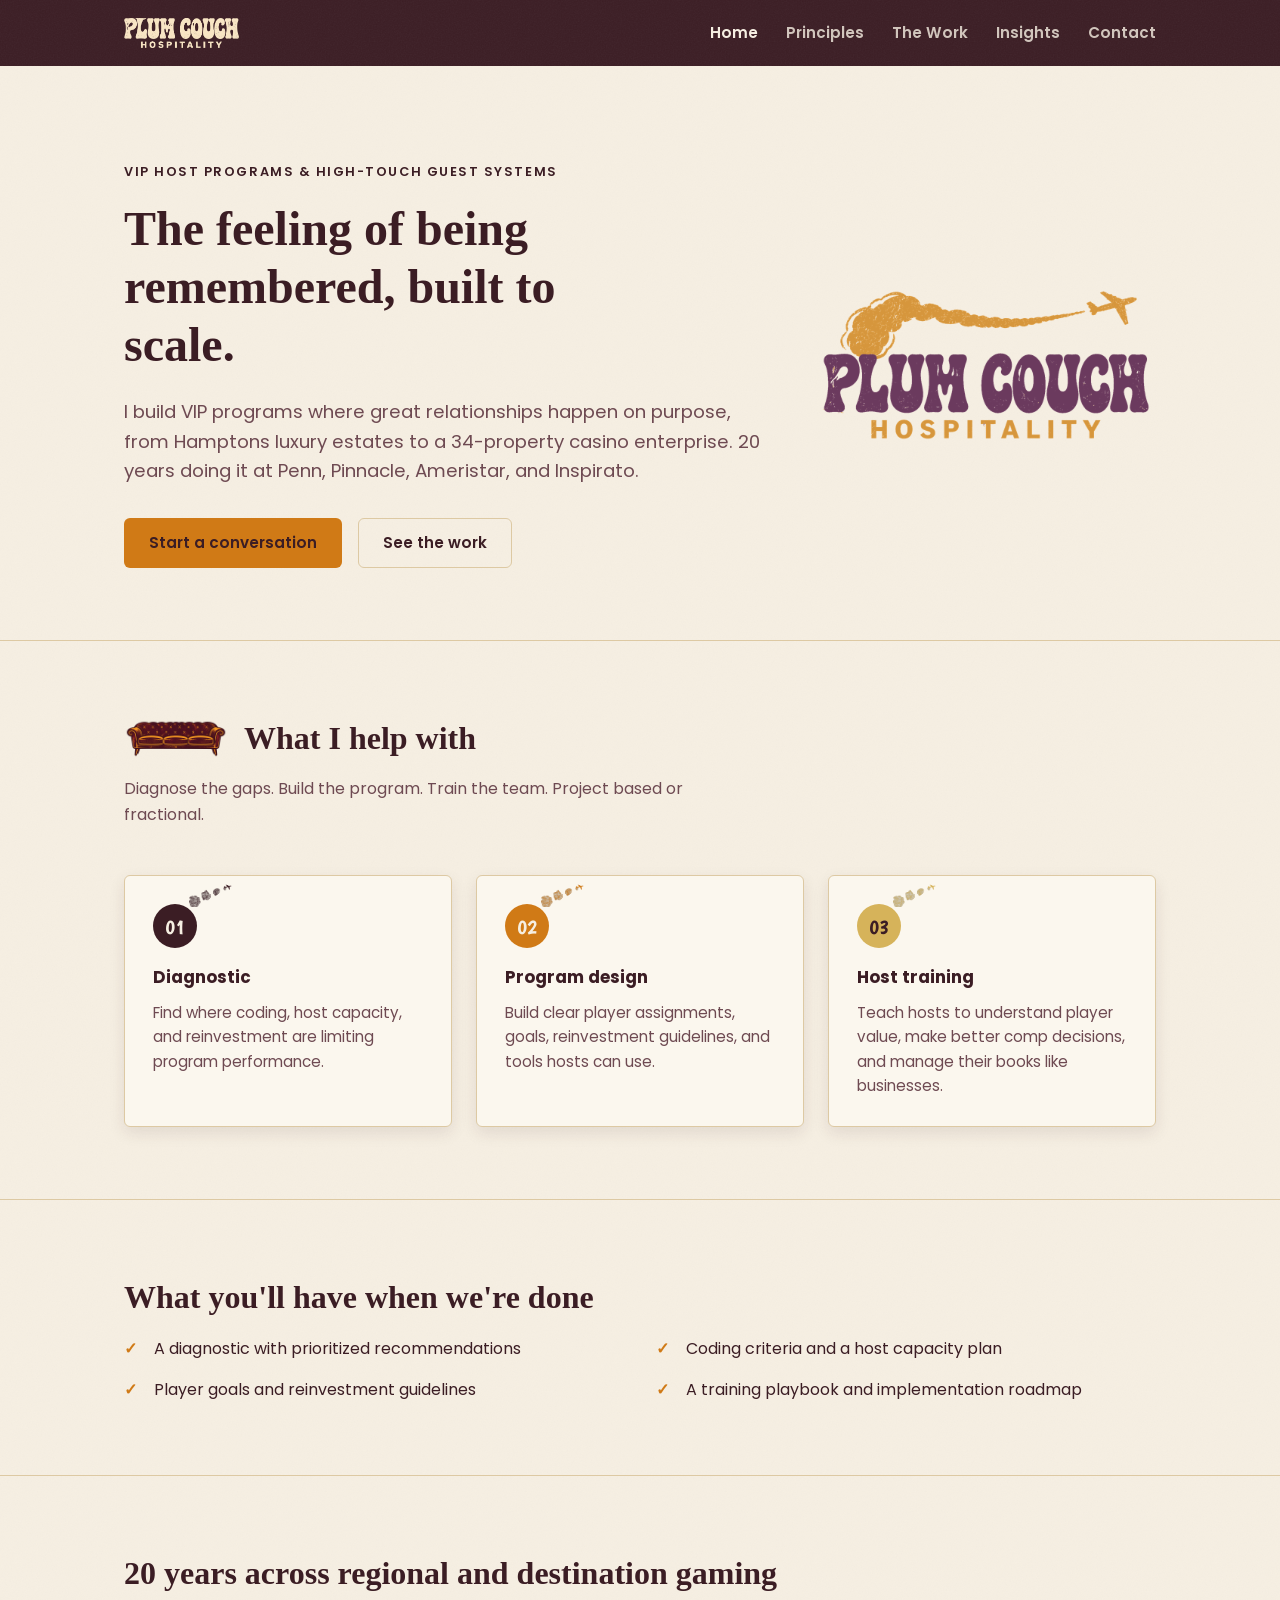
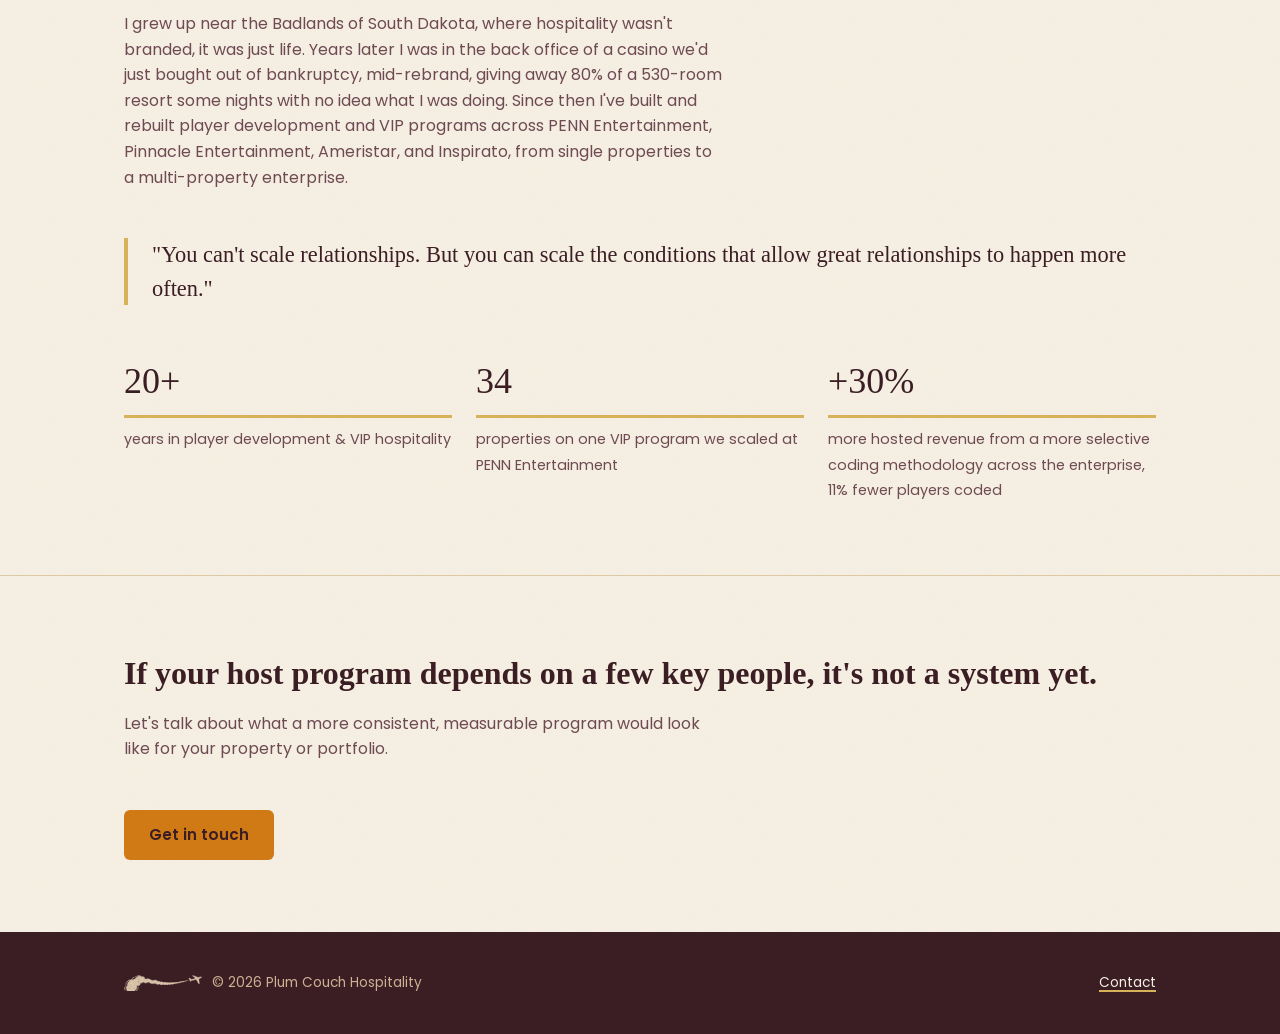
<file: index.html>
<!DOCTYPE html>
<html lang="en">
<head>
<meta charset="UTF-8">
<meta name="viewport" content="width=device-width, initial-scale=1.0">
<title>Plum Couch Hospitality · Player Development & VIP Host Program Consulting</title>
<meta name="description" content="Plum Couch Hospitality designs performance systems for casino player development and VIP host programs. Built by Travis Grode, 20 years across regional and destination gaming.">
<meta property="og:type" content="website">
<meta property="og:title" content="Plum Couch Hospitality · Player Development & VIP Host Program Consulting">
<meta property="og:description" content="Plum Couch Hospitality designs performance systems for casino player development and VIP host programs. Built by Travis Grode, 20 years across regional and destination gaming.">
<meta property="og:image" content="https://plumcouch.com/assets/img/og-image.png">
<meta property="og:url" content="https://plumcouch.com/">
<meta name="twitter:card" content="summary_large_image">
<meta name="twitter:title" content="Plum Couch Hospitality · Player Development & VIP Host Program Consulting">
<meta name="twitter:description" content="Plum Couch Hospitality designs performance systems for casino player development and VIP host programs. Built by Travis Grode, 20 years across regional and destination gaming.">
<meta name="twitter:image" content="https://plumcouch.com/assets/img/og-image.png">
<link rel="preconnect" href="https://fonts.googleapis.com">
<link rel="preconnect" href="https://fonts.gstatic.com" crossorigin>
<link href="https://fonts.googleapis.com/css2?family=Boogaloo&amp;family=Poppins:wght@400;500;600;700&amp;display=swap" rel="stylesheet">
<link rel="icon" type="image/png" sizes="32x32" href="/assets/img/favicon-32.png">
<link rel="icon" type="image/png" sizes="16x16" href="/assets/img/favicon-16.png">
<link rel="apple-touch-icon" href="/assets/img/apple-touch-icon.png">
<link rel="stylesheet" href="/css/styles.css">
</head>
<body>

<header class="site-header">
  <div class="wrap">
    <a class="brand" href="/"><img class="brand-mark" src="/assets/img/wordmark-text-cream.png" alt="Plum Couch Hospitality"></a>
    <button class="nav-toggle" aria-expanded="false" aria-label="Toggle navigation">☰</button>
    <nav class="primary-nav">
      <ul>
        <li><a href="/" aria-current="page">Home</a></li>
        <li><a href="/principles/">Principles</a></li>
        <li><a href="/work/">The Work</a></li>
        <li><a href="/blog/">Insights</a></li>
        <li><a href="/contact/">Contact</a></li>
      </ul>
    </nav>
  </div>
</header>

<main>

  <section class="hero">
    <div class="wrap hero-grid">
      <div class="hero-content">
        <div class="eyebrow">VIP Host Programs &amp; High-Touch Guest Systems</div>
        <h1>The feeling of being remembered, built to scale.</h1>
        <p class="lede">
          I build VIP programs where great relationships happen on purpose, from Hamptons
          luxury estates to a 34-property casino enterprise. 20 years doing it at Penn,
          Pinnacle, Ameristar, and Inspirato.
        </p>
        <div class="button-row">
          <a class="btn btn-primary" href="/contact/">Start a conversation</a>
          <a class="btn btn-secondary" href="/work/">See the work</a>
        </div>
      </div>
      <div class="hero-visual">
        <img src="/assets/img/wordmark-gold-accent.png" alt="Plum Couch Hospitality">
      </div>
    </div>
  </section>

  <section id="services">
    <div class="wrap">
      <div class="section-heading-row">
        <div class="section-title-icon">
          <img class="section-emblem" src="/assets/img/couch-emblem.png" alt="">
          <h2 class="section-heading">What I help with</h2>
        </div>
        <p class="section-sub">
          Diagnose the gaps. Build the program. Train the team. Project based or fractional.
        </p>
      </div>
      <div class="grid-3">
        <div class="card">
          <span class="card-badge">01
            <img class="wisp" src="/assets/img/wisp-plum-plane.png" alt="">
          </span>
          <h3>Diagnostic</h3>
          <p>Find where coding, host capacity, and reinvestment are limiting program
          performance.</p>
        </div>
        <div class="card">
          <span class="card-badge">02
            <img class="wisp" src="/assets/img/wisp-orange-plane.png" alt="">
          </span>
          <h3>Program design</h3>
          <p>Build clear player assignments, goals, reinvestment guidelines, and tools
          hosts can use.</p>
        </div>
        <div class="card">
          <span class="card-badge">03
            <img class="wisp" src="/assets/img/wisp-gold-plane.png" alt="">
          </span>
          <h3>Host training</h3>
          <p>Teach hosts to understand player value, make better comp decisions, and
          manage their books like businesses.</p>
        </div>
      </div>
    </div>
  </section>

  <section id="deliverables">
    <div class="wrap">
      <h2 class="section-heading">What you'll have when we're done</h2>
      <ul class="deliverables-list">
        <li>A diagnostic with prioritized recommendations</li>
        <li>Coding criteria and a host capacity plan</li>
        <li>Player goals and reinvestment guidelines</li>
        <li>A training playbook and implementation roadmap</li>
      </ul>
    </div>
  </section>

  <section id="about">
    <div class="wrap">
      <h2 class="section-heading">20 years across regional and destination gaming</h2>
      <p class="section-sub">
        I grew up near the Badlands of South Dakota, where hospitality wasn't branded,
        it was just life. Years later I was in the back office of a casino we'd just
        bought out of bankruptcy, mid-rebrand, giving away 80% of a 530-room resort some
        nights with no idea what I was doing. Since then I've built and rebuilt player
        development and VIP programs across PENN Entertainment, Pinnacle Entertainment,
        Ameristar, and Inspirato, from single properties to a multi-property enterprise.
      </p>
      <blockquote class="pull">
        "You can't scale relationships. But you can scale the conditions that
        allow great relationships to happen more often."
      </blockquote>
      <div class="stat-row">
        <div class="stat">
          <span class="num">20+</span>
          <span class="label">years in player development &amp; VIP hospitality</span>
        </div>
        <div class="stat">
          <span class="num">34</span>
          <span class="label">properties on one VIP program we scaled at PENN Entertainment</span>
        </div>
        <div class="stat">
          <span class="num">+30%</span>
          <span class="label">more hosted revenue from a more selective coding methodology across the enterprise, 11% fewer players coded</span>
        </div>
      </div>
    </div>
  </section>

  <section id="cta">
    <div class="wrap">
      <h2 class="section-heading">If your host program depends on a few key people, it's not a system yet.</h2>
      <p class="section-sub">
        Let's talk about what a more consistent, measurable program would look like for
        your property or portfolio.
      </p>
      <div class="button-row">
        <a class="btn btn-primary" href="/contact/">Get in touch</a>
      </div>
    </div>
  </section>

</main>

<footer class="site-footer">
  <div class="wrap">
    <div class="footer-copy"><img class="footer-mark" src="/assets/img/plane-smoke-cream.png" alt=""><span>&copy; <span id="year"></span> Plum Couch Hospitality</span></div>
    <div>
      <a href="/contact/">Contact</a>
    </div>
  </div>
</footer>

<script src="/js/main.js"></script>
<script>document.getElementById('year').textContent = new Date().getFullYear();</script>
</body>
</html>
</file>
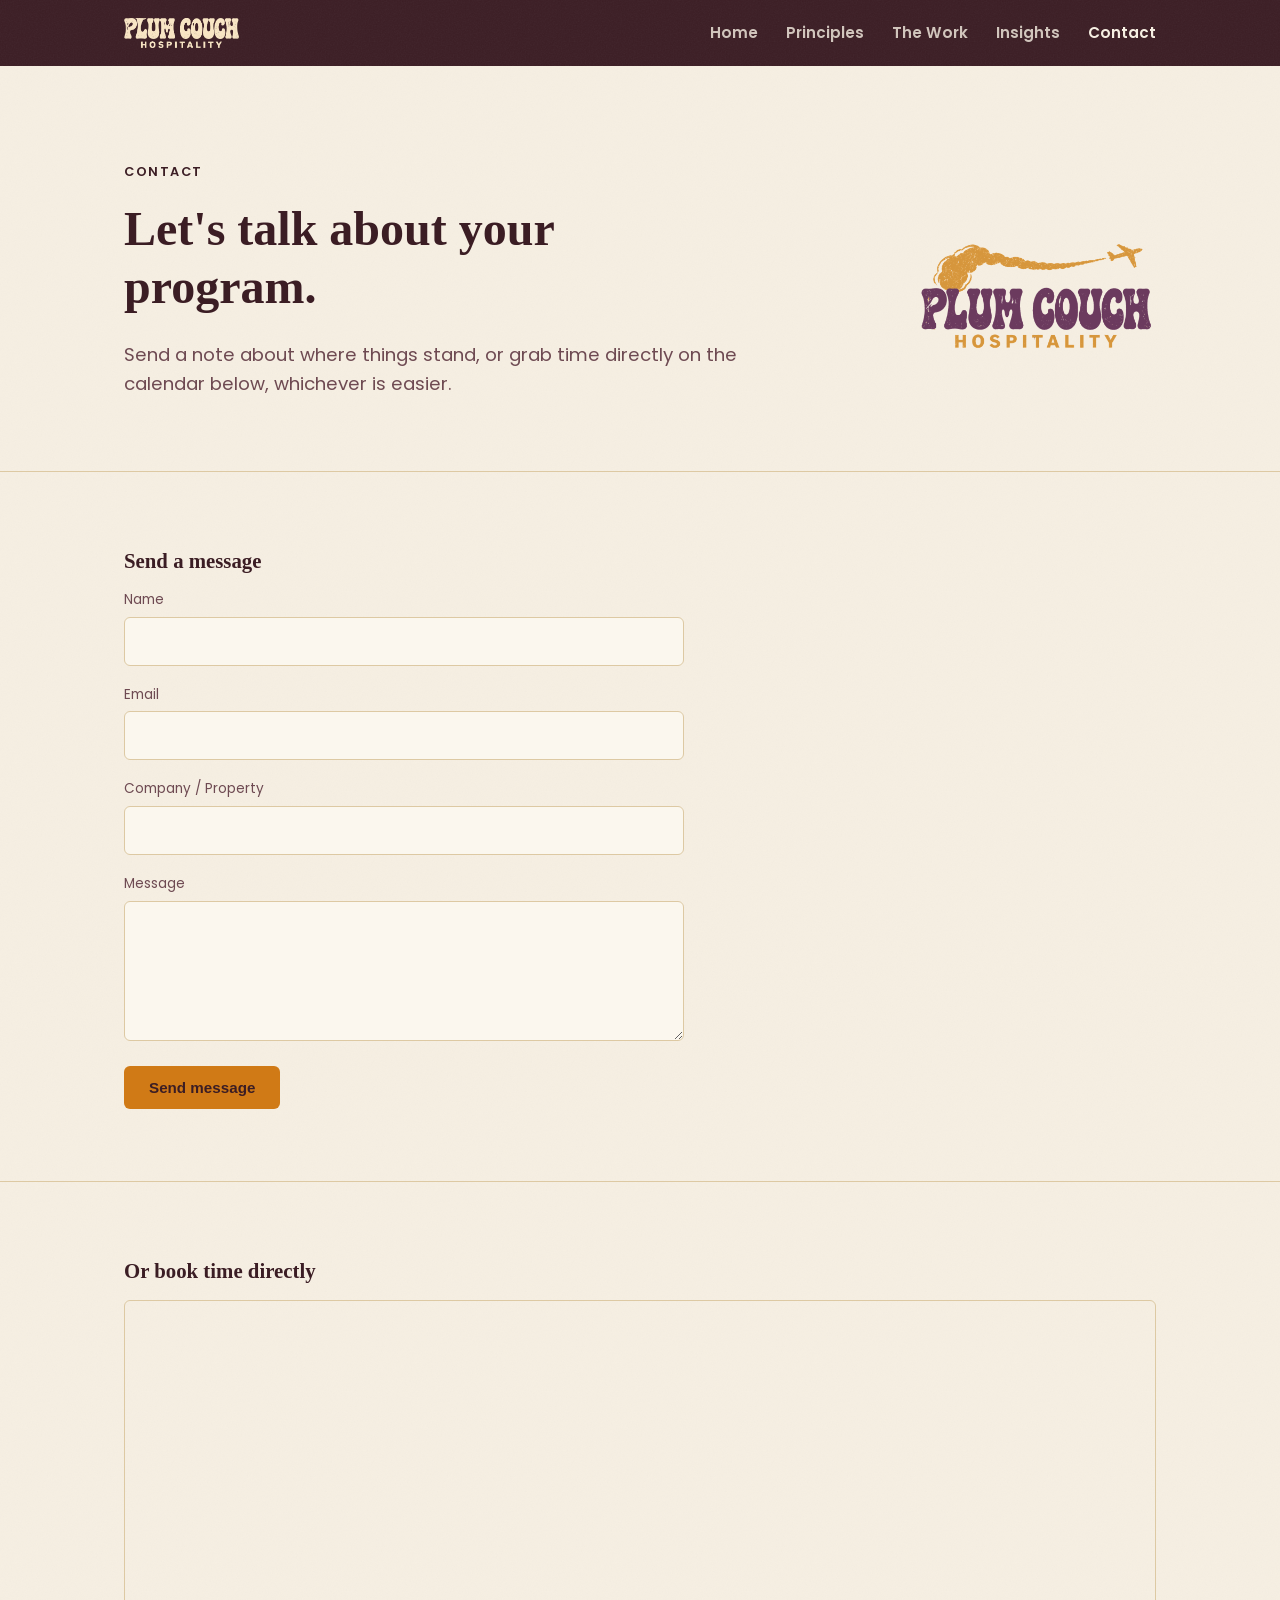
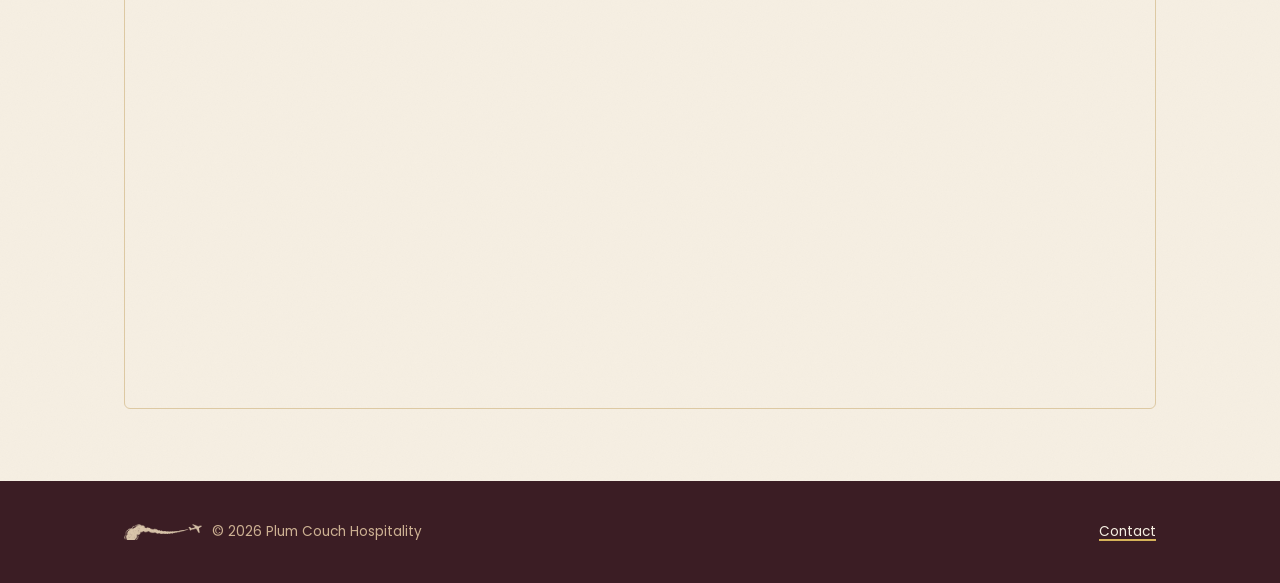
<file: contact/index.html>
<!DOCTYPE html>
<html lang="en">
<head>
<meta charset="UTF-8">
<meta name="viewport" content="width=device-width, initial-scale=1.0">
<title>Contact · Plum Couch Hospitality</title>
<meta name="description" content="Get in touch with Plum Couch Hospitality about player development and VIP host program consulting.">
<meta property="og:type" content="website">
<meta property="og:title" content="Contact · Plum Couch Hospitality">
<meta property="og:description" content="Get in touch with Plum Couch Hospitality about player development and VIP host program consulting.">
<meta property="og:image" content="https://plumcouch.com/assets/img/og-image.png">
<meta property="og:url" content="https://plumcouch.com/contact/">
<meta name="twitter:card" content="summary_large_image">
<meta name="twitter:title" content="Contact · Plum Couch Hospitality">
<meta name="twitter:description" content="Get in touch with Plum Couch Hospitality about player development and VIP host program consulting.">
<meta name="twitter:image" content="https://plumcouch.com/assets/img/og-image.png">
<link rel="preconnect" href="https://fonts.googleapis.com">
<link rel="preconnect" href="https://fonts.gstatic.com" crossorigin>
<link href="https://fonts.googleapis.com/css2?family=Boogaloo&amp;family=Poppins:wght@400;500;600;700&amp;display=swap" rel="stylesheet">
<link rel="icon" type="image/png" sizes="32x32" href="/assets/img/favicon-32.png">
<link rel="icon" type="image/png" sizes="16x16" href="/assets/img/favicon-16.png">
<link rel="apple-touch-icon" href="/assets/img/apple-touch-icon.png">
<link rel="stylesheet" href="/css/styles.css">
</head>
<body>

<header class="site-header">
  <div class="wrap">
    <a class="brand" href="/"><img class="brand-mark" src="/assets/img/wordmark-text-cream.png" alt="Plum Couch Hospitality"></a>
    <button class="nav-toggle" aria-expanded="false" aria-label="Toggle navigation">☰</button>
    <nav class="primary-nav">
      <ul>
        <li><a href="/">Home</a></li>
        <li><a href="/principles/">Principles</a></li>
        <li><a href="/work/">The Work</a></li>
        <li><a href="/blog/">Insights</a></li>
        <li><a href="/contact/" aria-current="page">Contact</a></li>
      </ul>
    </nav>
  </div>
</header>

<main>
  <section class="hero" style="padding-bottom: 40px;">
    <div class="wrap hero-grid">
      <div class="hero-content">
        <div class="eyebrow">Contact</div>
        <h1>Let's talk about your program.</h1>
        <p class="lede">
          Send a note about where things stand, or grab time directly on the calendar
          below, whichever is easier.
        </p>
      </div>
      <div class="hero-visual">
        <img class="is-compact" src="/assets/img/wordmark-gold-accent.png" alt="Plum Couch Hospitality">
      </div>
    </div>
  </section>

  <section>
    <div class="wrap">
      <h2 class="section-heading" style="font-size:1.3rem;">Send a message</h2>
      <form class="contact-form" action="https://formspree.io/f/xppqroqd" method="POST">
        <input type="hidden" name="_subject" value="New message from plumcouchhospitality.com">
        <input type="text" name="_gotcha" style="display:none" tabindex="-1" autocomplete="off">
        <div>
          <label for="name">Name</label>
          <input type="text" id="name" name="name" required>
        </div>
        <div>
          <label for="email">Email</label>
          <input type="email" id="email" name="email" required>
        </div>
        <div>
          <label for="company">Company / Property</label>
          <input type="text" id="company" name="company">
        </div>
        <div>
          <label for="message">Message</label>
          <textarea id="message" name="message" required></textarea>
        </div>
        <div>
          <button class="btn btn-primary" type="submit">Send message</button>
        </div>
      </form>
    </div>
  </section>

  <section>
    <div class="wrap">
      <h2 class="section-heading" style="font-size:1.3rem;">Or book time directly</h2>
      <div class="calendly-embed">
        <iframe
          src="https://calendly.com/travisgrode/30min"
          width="100%"
          height="700"
          frameborder="0"
          title="Schedule time with Plum Couch Hospitality">
        </iframe>
      </div>
    </div>
  </section>
</main>

<footer class="site-footer">
  <div class="wrap">
    <div class="footer-copy"><img class="footer-mark" src="/assets/img/plane-smoke-cream.png" alt=""><span>&copy; <span id="year"></span> Plum Couch Hospitality</span></div>
    <div><a href="/contact/">Contact</a></div>
  </div>
</footer>

<script src="/js/main.js"></script>
<script>document.getElementById('year').textContent = new Date().getFullYear();</script>
</body>
</html>
</file>
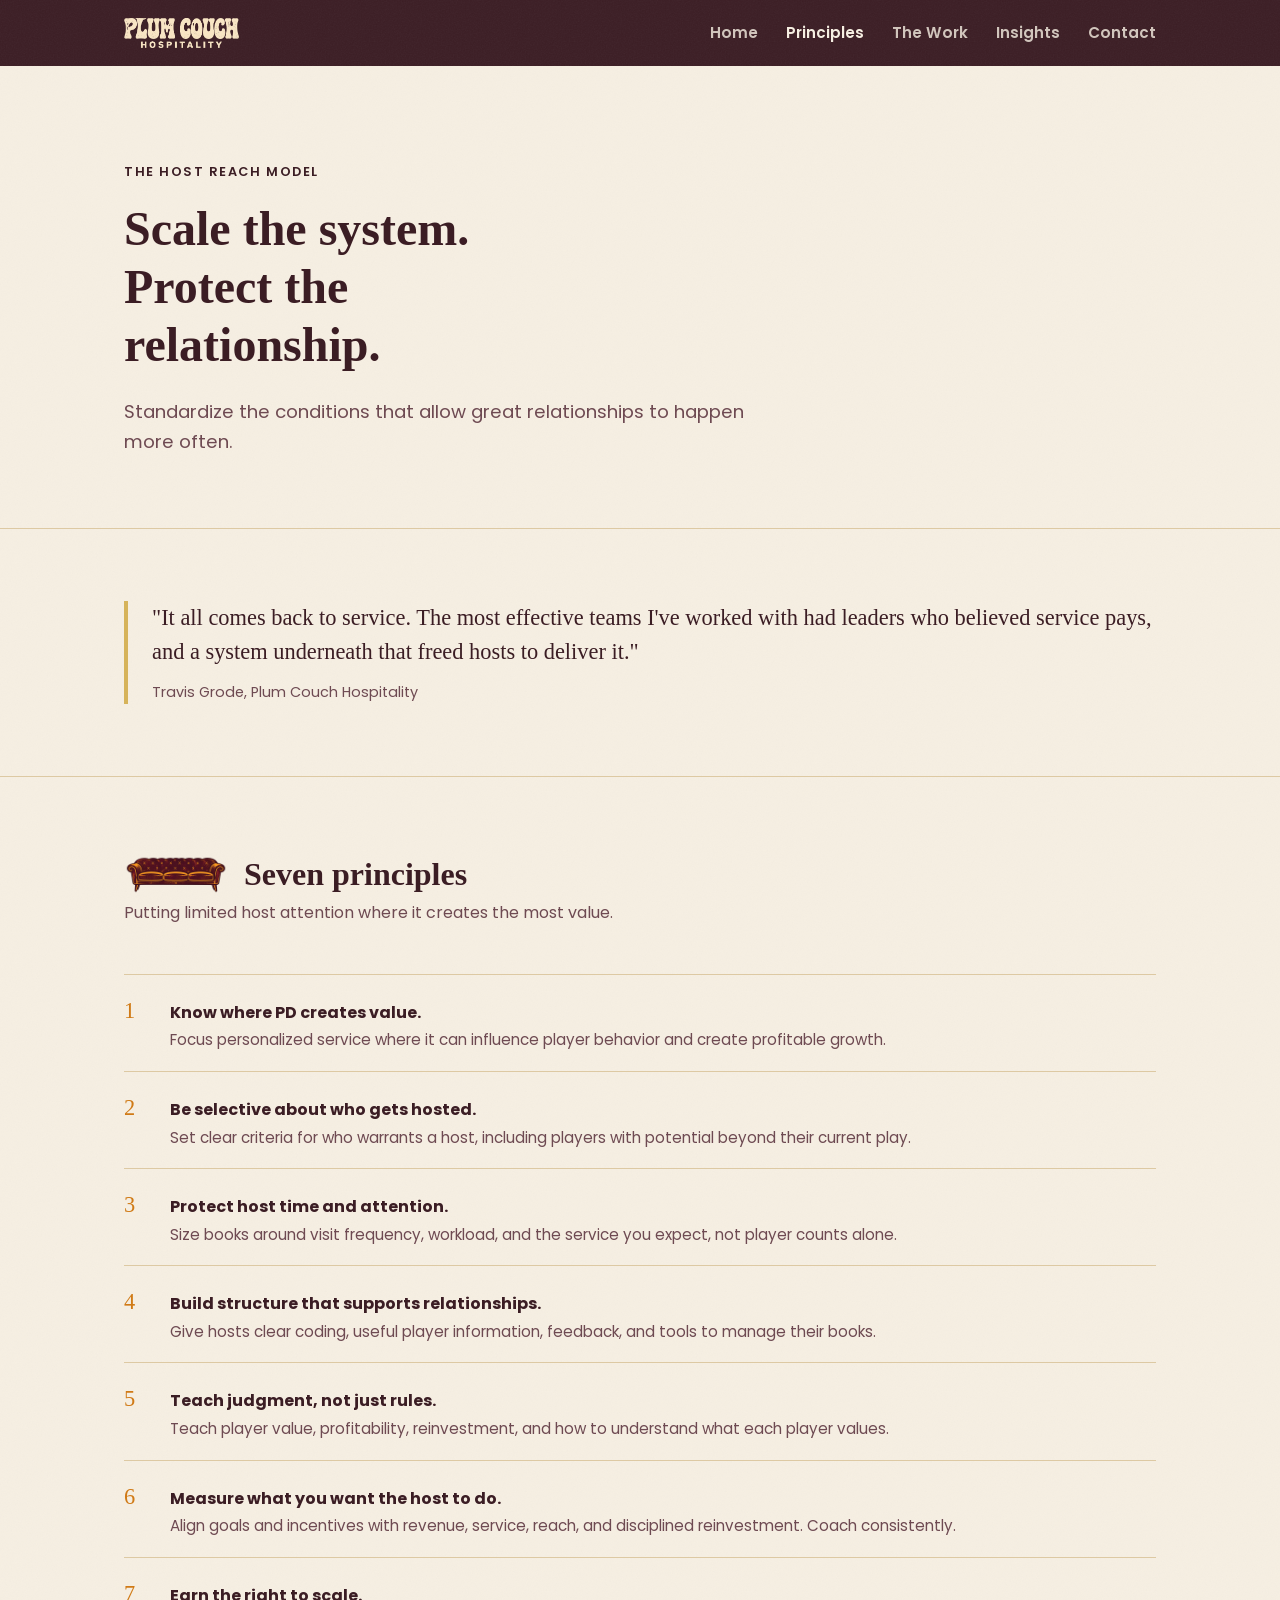
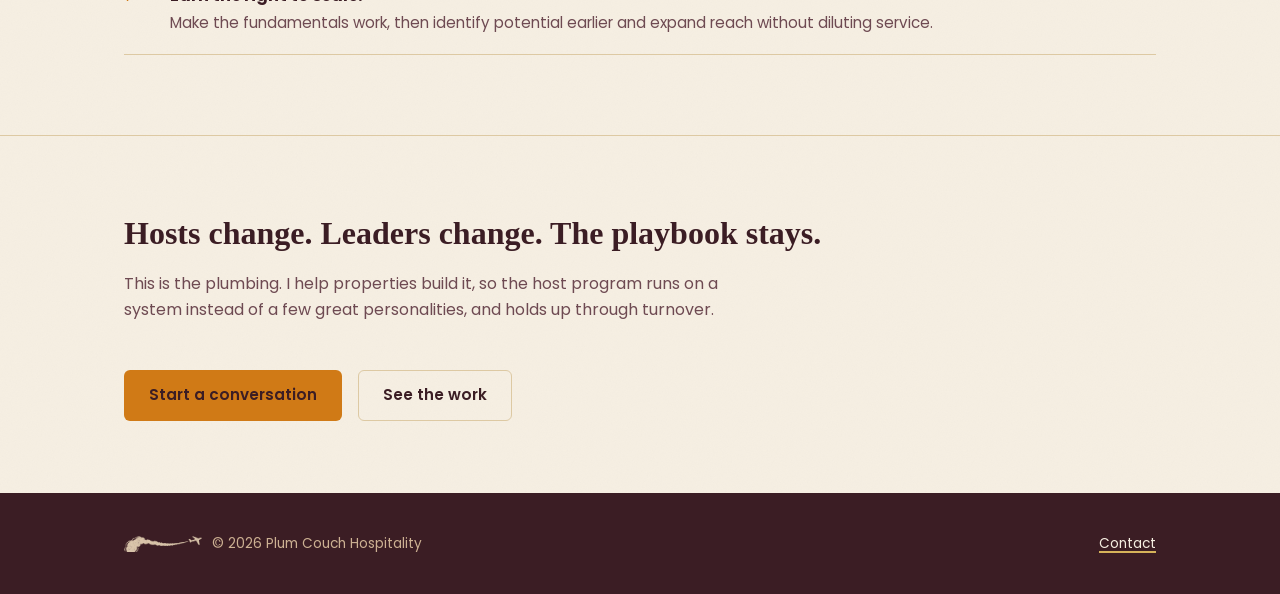
<file: principles/index.html>
<!DOCTYPE html>
<html lang="en">
<head>
<meta charset="UTF-8">
<meta name="viewport" content="width=device-width, initial-scale=1.0">
<title>Principles · Plum Couch Hospitality</title>
<meta name="description" content="The Host Reach Model: seven principles for where player development creates value, and what it takes to scale a VIP host program without losing the relationship.">
<meta property="og:type" content="website">
<meta property="og:title" content="Principles · Plum Couch Hospitality">
<meta property="og:description" content="The Host Reach Model: seven principles for where player development creates value, and what it takes to scale a VIP host program without losing the relationship.">
<meta property="og:image" content="https://plumcouch.com/assets/img/og-image.png">
<meta property="og:url" content="https://plumcouch.com/principles/">
<meta name="twitter:card" content="summary_large_image">
<meta name="twitter:title" content="Principles · Plum Couch Hospitality">
<meta name="twitter:description" content="The Host Reach Model: seven principles for where player development creates value, and what it takes to scale a VIP host program without losing the relationship.">
<meta name="twitter:image" content="https://plumcouch.com/assets/img/og-image.png">
<link rel="preconnect" href="https://fonts.googleapis.com">
<link rel="preconnect" href="https://fonts.gstatic.com" crossorigin>
<link href="https://fonts.googleapis.com/css2?family=Boogaloo&amp;family=Poppins:wght@400;500;600;700&amp;display=swap" rel="stylesheet">
<link rel="icon" type="image/png" sizes="32x32" href="/assets/img/favicon-32.png">
<link rel="icon" type="image/png" sizes="16x16" href="/assets/img/favicon-16.png">
<link rel="apple-touch-icon" href="/assets/img/apple-touch-icon.png">
<link rel="stylesheet" href="/css/styles.css">
</head>
<body>

<header class="site-header">
  <div class="wrap">
    <a class="brand" href="/"><img class="brand-mark" src="/assets/img/wordmark-text-cream.png" alt="Plum Couch Hospitality"></a>
    <button class="nav-toggle" aria-expanded="false" aria-label="Toggle navigation">☰</button>
    <nav class="primary-nav">
      <ul>
        <li><a href="/">Home</a></li>
        <li><a href="/principles/" aria-current="page">Principles</a></li>
        <li><a href="/work/">The Work</a></li>
        <li><a href="/blog/">Insights</a></li>
        <li><a href="/contact/">Contact</a></li>
      </ul>
    </nav>
  </div>
</header>

<main>

  <section class="hero" style="padding-bottom: 40px;">
    <div class="wrap">
      <div class="eyebrow">The Host Reach Model</div>
      <h1>Scale the system. Protect the relationship.</h1>
      <p class="lede">
        Standardize the conditions that allow great relationships to happen more often.
      </p>
    </div>
  </section>

  <section>
    <div class="wrap">
      <blockquote class="pull">
        "It all comes back to service. The most effective teams I've worked with had
        leaders who believed service pays, and a system underneath that freed hosts to
        deliver it."
        <cite>Travis Grode, Plum Couch Hospitality</cite>
      </blockquote>
    </div>
  </section>

  <section>
    <div class="wrap">
      <div class="section-title-icon">
        <img class="section-emblem" src="/assets/img/couch-emblem.png" alt="">
        <h2 class="section-heading">Seven principles</h2>
      </div>
      <p class="section-sub">
        Putting limited host attention where it creates the most value.
      </p>
      <ul class="principle-list">
        <li class="principle-item">
          <div class="principle-text">
            <strong>Know where PD creates value.</strong>
            <span>Focus personalized service where it can influence player behavior and create profitable growth.</span>
          </div>
        </li>
        <li class="principle-item">
          <div class="principle-text">
            <strong>Be selective about who gets hosted.</strong>
            <span>Set clear criteria for who warrants a host, including players with potential beyond their current play.</span>
          </div>
        </li>
        <li class="principle-item">
          <div class="principle-text">
            <strong>Protect host time and attention.</strong>
            <span>Size books around visit frequency, workload, and the service you expect, not player counts alone.</span>
          </div>
        </li>
        <li class="principle-item">
          <div class="principle-text">
            <strong>Build structure that supports relationships.</strong>
            <span>Give hosts clear coding, useful player information, feedback, and tools to manage their books.</span>
          </div>
        </li>
        <li class="principle-item">
          <div class="principle-text">
            <strong>Teach judgment, not just rules.</strong>
            <span>Teach player value, profitability, reinvestment, and how to understand what each player values.</span>
          </div>
        </li>
        <li class="principle-item">
          <div class="principle-text">
            <strong>Measure what you want the host to do.</strong>
            <span>Align goals and incentives with revenue, service, reach, and disciplined reinvestment. Coach consistently.</span>
          </div>
        </li>
        <li class="principle-item">
          <div class="principle-text">
            <strong>Earn the right to scale.</strong>
            <span>Make the fundamentals work, then identify potential earlier and expand reach without diluting service.</span>
          </div>
        </li>
      </ul>
    </div>
  </section>

  <section id="cta">
    <div class="wrap">
      <h2 class="section-heading">Hosts change. Leaders change. The playbook stays.</h2>
      <p class="section-sub">
        This is the plumbing. I help properties build it, so the host program runs on
        a system instead of a few great personalities, and holds up through turnover.
      </p>
      <div class="button-row">
        <a class="btn btn-primary" href="/contact/">Start a conversation</a>
        <a class="btn btn-secondary" href="/work/">See the work</a>
      </div>
    </div>
  </section>

</main>

<footer class="site-footer">
  <div class="wrap">
    <div class="footer-copy"><img class="footer-mark" src="/assets/img/plane-smoke-cream.png" alt=""><span>&copy; <span id="year"></span> Plum Couch Hospitality</span></div>
    <div><a href="/contact/">Contact</a></div>
  </div>
</footer>

<script src="/js/main.js"></script>
<script>document.getElementById('year').textContent = new Date().getFullYear();</script>
</body>
</html>
</file>
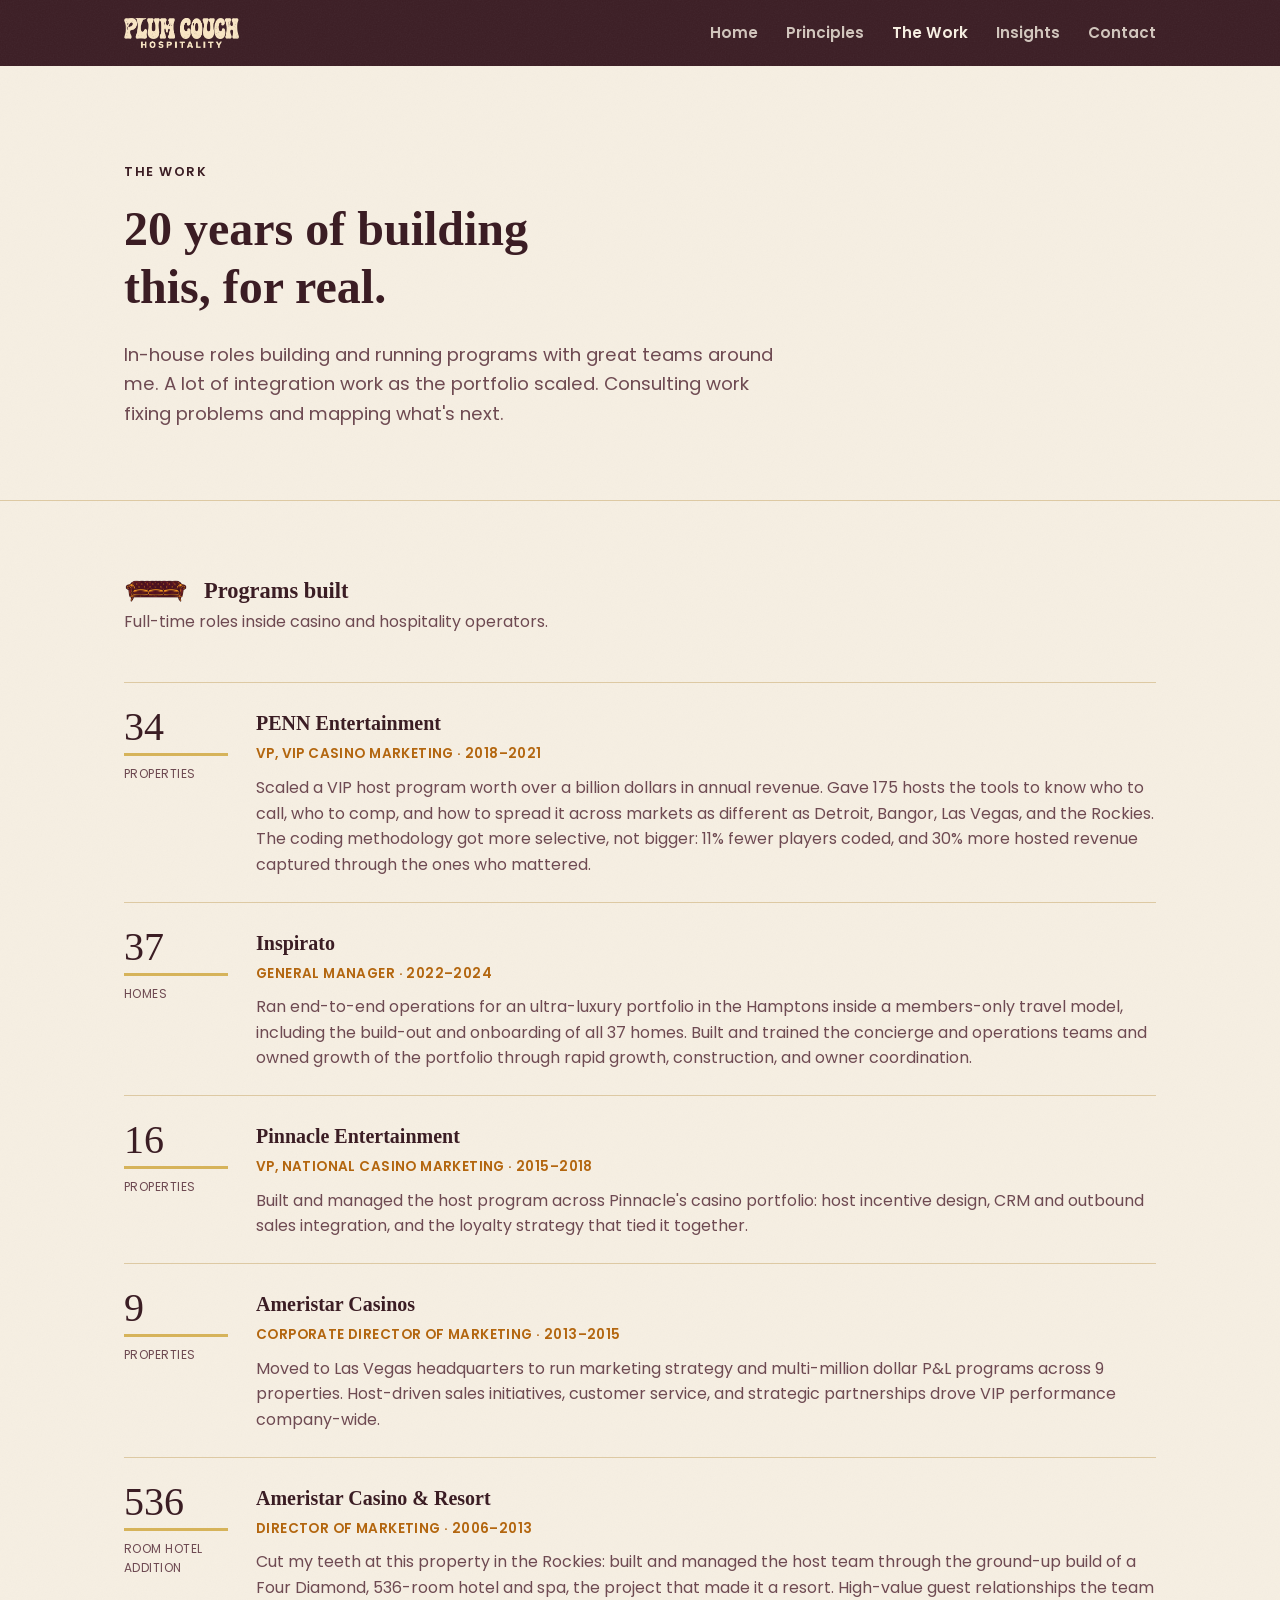
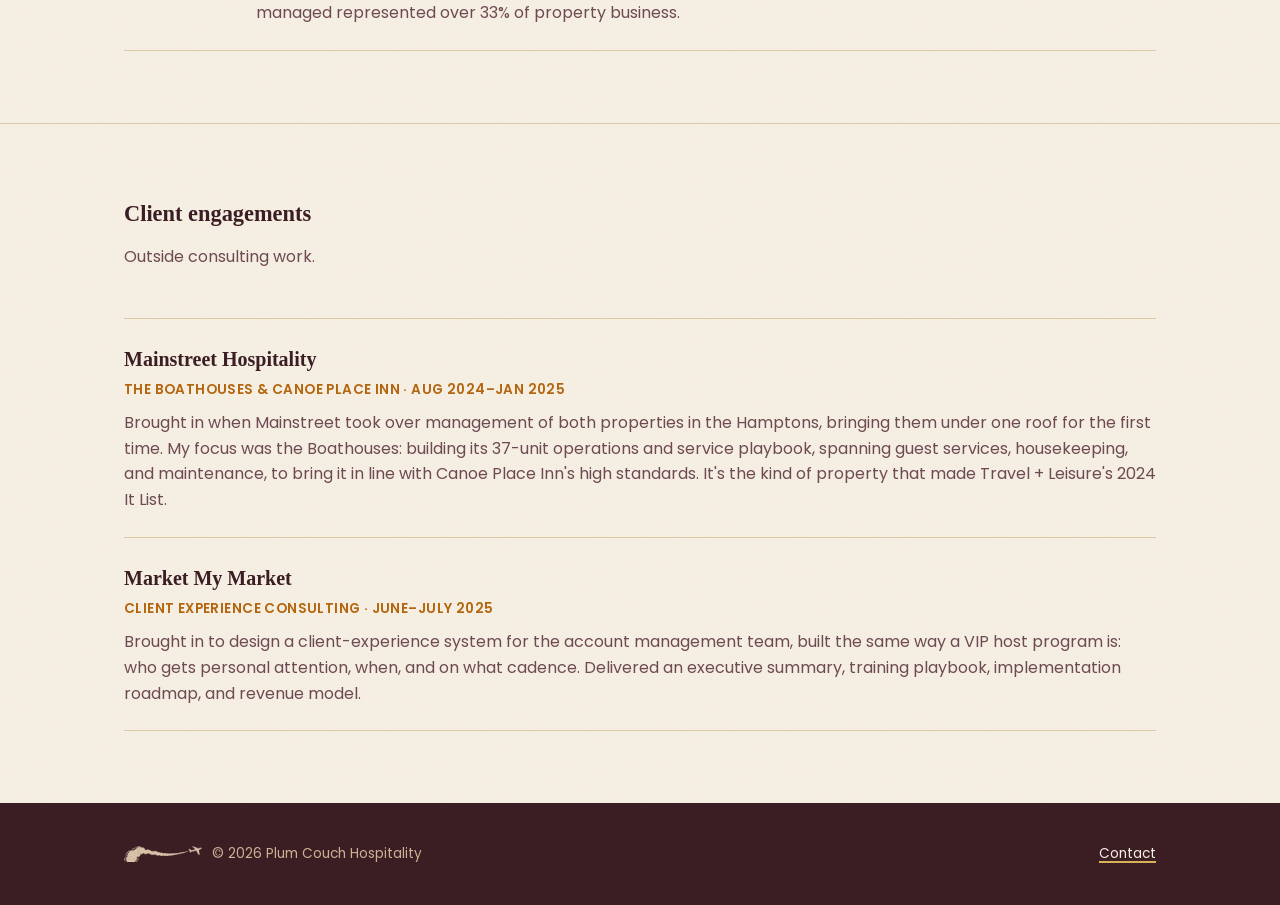
<file: work/index.html>
<!DOCTYPE html>
<html lang="en">
<head>
<meta charset="UTF-8">
<meta name="viewport" content="width=device-width, initial-scale=1.0">
<title>The Work · Plum Couch Hospitality</title>
<meta name="description" content="Travis Grode's track record in player development and VIP hospitality: programs built at PENN Entertainment, Pinnacle, Ameristar, and Inspirato, plus outside consulting work.">
<meta property="og:type" content="website">
<meta property="og:title" content="The Work · Plum Couch Hospitality">
<meta property="og:description" content="Travis Grode's track record in player development and VIP hospitality: programs built at PENN Entertainment, Pinnacle, Ameristar, and Inspirato, plus outside consulting work.">
<meta property="og:image" content="https://plumcouch.com/assets/img/og-image.png">
<meta property="og:url" content="https://plumcouch.com/work/">
<meta name="twitter:card" content="summary_large_image">
<meta name="twitter:title" content="The Work · Plum Couch Hospitality">
<meta name="twitter:description" content="Travis Grode's track record in player development and VIP hospitality: programs built at PENN Entertainment, Pinnacle, Ameristar, and Inspirato, plus outside consulting work.">
<meta name="twitter:image" content="https://plumcouch.com/assets/img/og-image.png">
<link rel="preconnect" href="https://fonts.googleapis.com">
<link rel="preconnect" href="https://fonts.gstatic.com" crossorigin>
<link href="https://fonts.googleapis.com/css2?family=Boogaloo&amp;family=Poppins:wght@400;500;600;700&amp;display=swap" rel="stylesheet">
<link rel="icon" type="image/png" sizes="32x32" href="/assets/img/favicon-32.png">
<link rel="icon" type="image/png" sizes="16x16" href="/assets/img/favicon-16.png">
<link rel="apple-touch-icon" href="/assets/img/apple-touch-icon.png">
<link rel="stylesheet" href="/css/styles.css">
</head>
<body>

<header class="site-header">
  <div class="wrap">
    <a class="brand" href="/"><img class="brand-mark" src="/assets/img/wordmark-text-cream.png" alt="Plum Couch Hospitality"></a>
    <button class="nav-toggle" aria-expanded="false" aria-label="Toggle navigation">☰</button>
    <nav class="primary-nav">
      <ul>
        <li><a href="/">Home</a></li>
        <li><a href="/principles/">Principles</a></li>
        <li><a href="/work/" aria-current="page">The Work</a></li>
        <li><a href="/blog/">Insights</a></li>
        <li><a href="/contact/">Contact</a></li>
      </ul>
    </nav>
  </div>
</header>

<main>
  <section class="hero" style="padding-bottom: 40px;">
    <div class="wrap">
      <div class="eyebrow">The Work</div>
      <h1>20 years of building this, for real.</h1>
      <p class="lede">
        In-house roles building and running programs with great teams around me.
        A lot of integration work as the portfolio scaled. Consulting work
        fixing problems and mapping what's next.
      </p>
    </div>
  </section>

  <section>
    <div class="wrap">
      <div class="section-title-icon">
        <img class="section-emblem" src="/assets/img/couch-emblem.png" alt="" style="width:64px;">
        <h2 class="section-heading" style="font-size:1.4rem;">Programs built</h2>
      </div>
      <p class="section-sub">Full-time roles inside casino and hospitality operators.</p>

      <div class="role-entry role-entry-figured">
        <div class="role-figure">
          <span class="num">34</span>
          <span class="label">Properties</span>
        </div>
        <div class="role-body">
          <h3 class="role-title">PENN Entertainment</h3>
          <div class="role-meta">VP, VIP Casino Marketing · 2018–2021</div>
          <p>
            Scaled a VIP host program worth over a billion dollars in annual revenue.
            Gave 175 hosts the tools to know who to call, who to comp, and how to
            spread it across markets as different as Detroit, Bangor, Las Vegas, and
            the Rockies. The coding methodology got more selective, not bigger: 11%
            fewer players coded, and 30% more hosted revenue captured through the ones
            who mattered.
          </p>
        </div>
      </div>

      <div class="role-entry role-entry-figured">
        <div class="role-figure">
          <span class="num">37</span>
          <span class="label">Homes</span>
        </div>
        <div class="role-body">
          <h3 class="role-title">Inspirato</h3>
          <div class="role-meta">General Manager · 2022–2024</div>
          <p>
            Ran end-to-end operations for an ultra-luxury portfolio in the Hamptons
            inside a members-only travel model, including the build-out and onboarding
            of all 37 homes. Built and trained the concierge and operations teams and
            owned growth of the portfolio through rapid growth, construction, and
            owner coordination.
          </p>
        </div>
      </div>

      <div class="role-entry role-entry-figured">
        <div class="role-figure">
          <span class="num">16</span>
          <span class="label">Properties</span>
        </div>
        <div class="role-body">
          <h3 class="role-title">Pinnacle Entertainment</h3>
          <div class="role-meta">VP, National Casino Marketing · 2015–2018</div>
          <p>
            Built and managed the host program across Pinnacle's casino portfolio:
            host incentive design, CRM and outbound sales integration, and the loyalty
            strategy that tied it together.
          </p>
        </div>
      </div>

      <div class="role-entry role-entry-figured">
        <div class="role-figure">
          <span class="num">9</span>
          <span class="label">Properties</span>
        </div>
        <div class="role-body">
          <h3 class="role-title">Ameristar Casinos</h3>
          <div class="role-meta">Corporate Director of Marketing · 2013–2015</div>
          <p>
            Moved to Las Vegas headquarters to run marketing strategy and
            multi-million dollar P&amp;L programs across 9 properties. Host-driven sales
            initiatives, customer service, and strategic partnerships drove VIP
            performance company-wide.
          </p>
        </div>
      </div>

      <div class="role-entry role-entry-figured">
        <div class="role-figure">
          <span class="num">536</span>
          <span class="label">Room hotel addition</span>
        </div>
        <div class="role-body">
          <h3 class="role-title">Ameristar Casino &amp; Resort</h3>
          <div class="role-meta">Director of Marketing · 2006–2013</div>
          <p>
            Cut my teeth at this property in the Rockies: built and managed the host team
            through the ground-up build of a Four Diamond, 536-room hotel and spa, the
            project that made it a resort. High-value guest relationships the team
            managed represented over 33% of property business.
          </p>
        </div>
      </div>
    </div>
  </section>

  <section>
    <div class="wrap">
      <h2 class="section-heading" style="font-size:1.4rem;">Client engagements</h2>
      <p class="section-sub">Outside consulting work.</p>

      <div class="role-entry">
        <h3 class="role-title">Mainstreet Hospitality</h3>
        <div class="role-meta">The Boathouses &amp; Canoe Place Inn · Aug 2024–Jan 2025</div>
        <p>
          Brought in when Mainstreet took over management of both properties in
          the Hamptons, bringing them under one roof for the first time. My
          focus was the Boathouses: building its 37-unit operations and service
          playbook, spanning guest services, housekeeping, and maintenance, to
          bring it in line with Canoe Place Inn's high standards. It's the kind
          of property that made Travel + Leisure's 2024 It List.
        </p>
      </div>

      <div class="role-entry">
        <h3 class="role-title">Market My Market</h3>
        <div class="role-meta">Client Experience Consulting · June–July 2025</div>
        <p>
          Brought in to design a client-experience system for the account management
          team, built the same way a VIP host program is: who gets personal attention,
          when, and on what cadence. Delivered an executive summary, training playbook,
          implementation roadmap, and revenue model.
        </p>
      </div>
    </div>
  </section>
</main>

<footer class="site-footer">
  <div class="wrap">
    <div class="footer-copy"><img class="footer-mark" src="/assets/img/plane-smoke-cream.png" alt=""><span>&copy; <span id="year"></span> Plum Couch Hospitality</span></div>
    <div><a href="/contact/">Contact</a></div>
  </div>
</footer>

<script src="/js/main.js"></script>
<script>document.getElementById('year').textContent = new Date().getFullYear();</script>
</body>
</html>
</file>
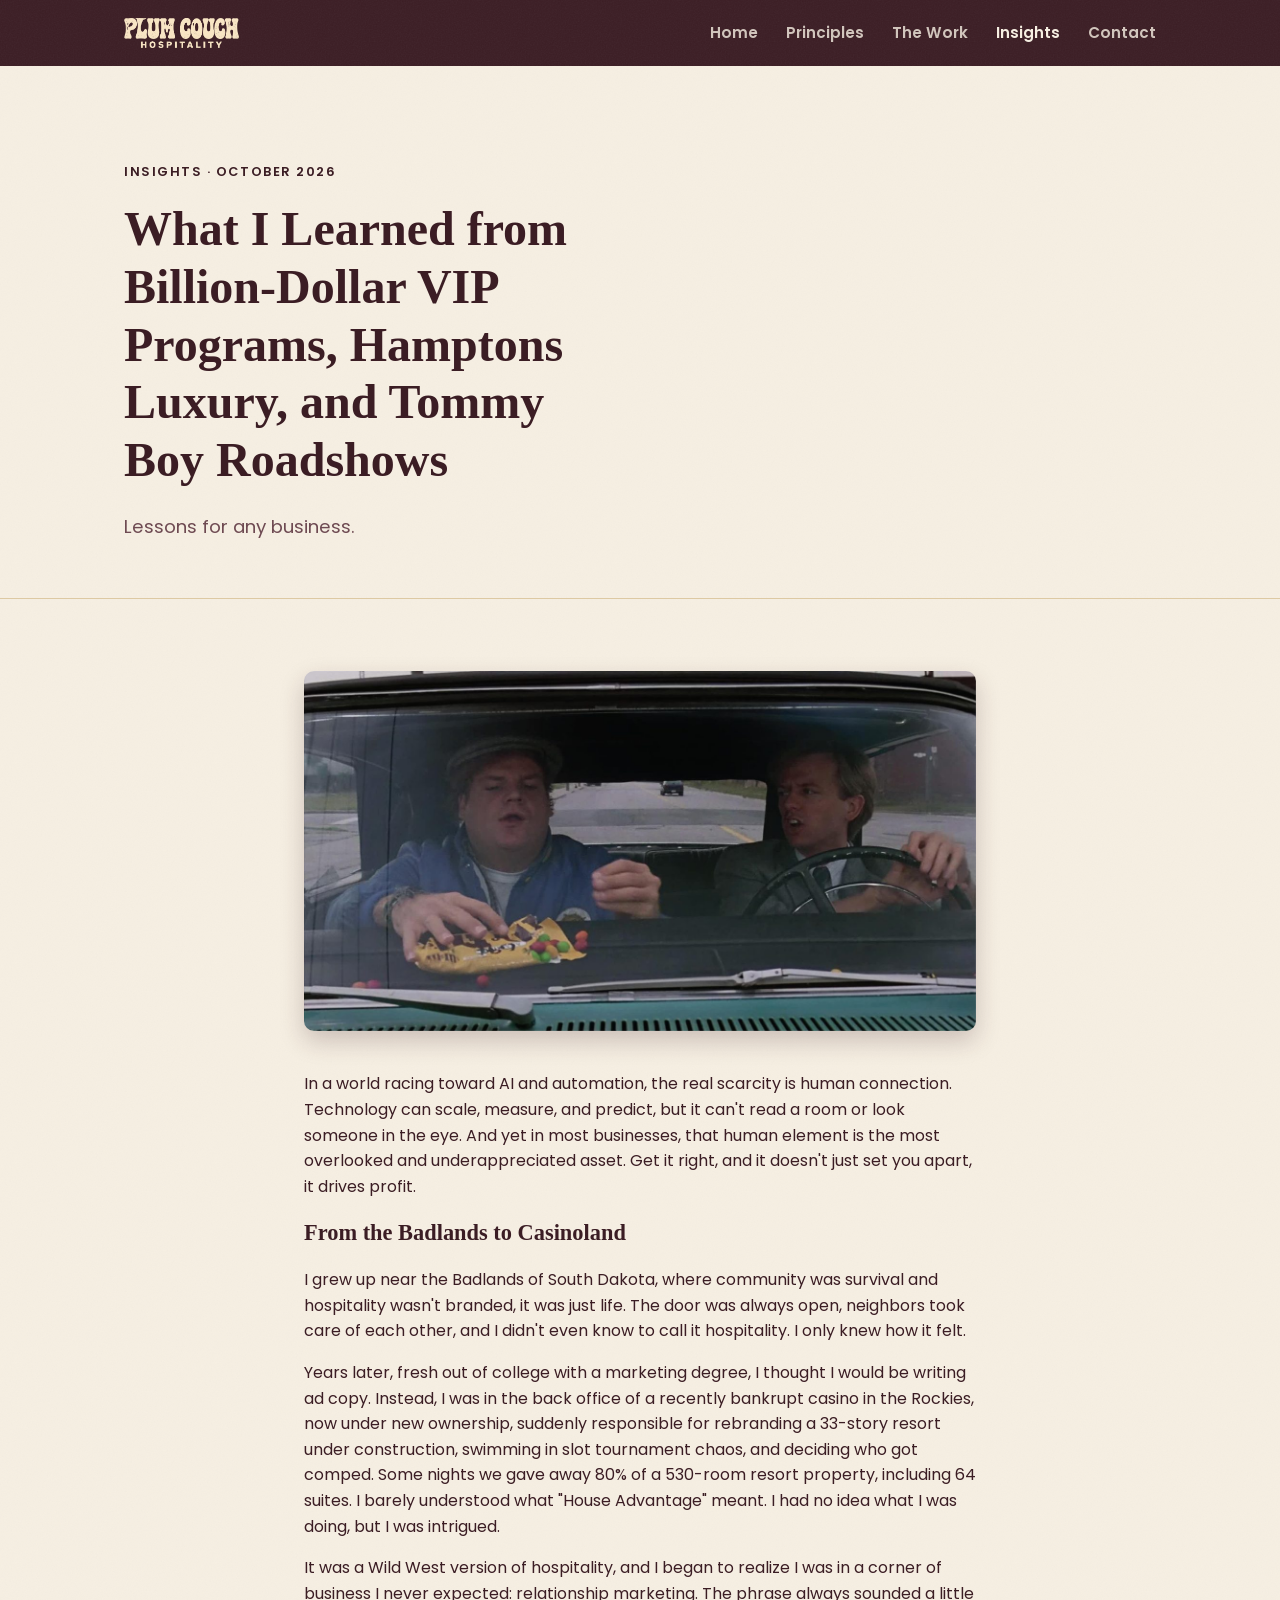
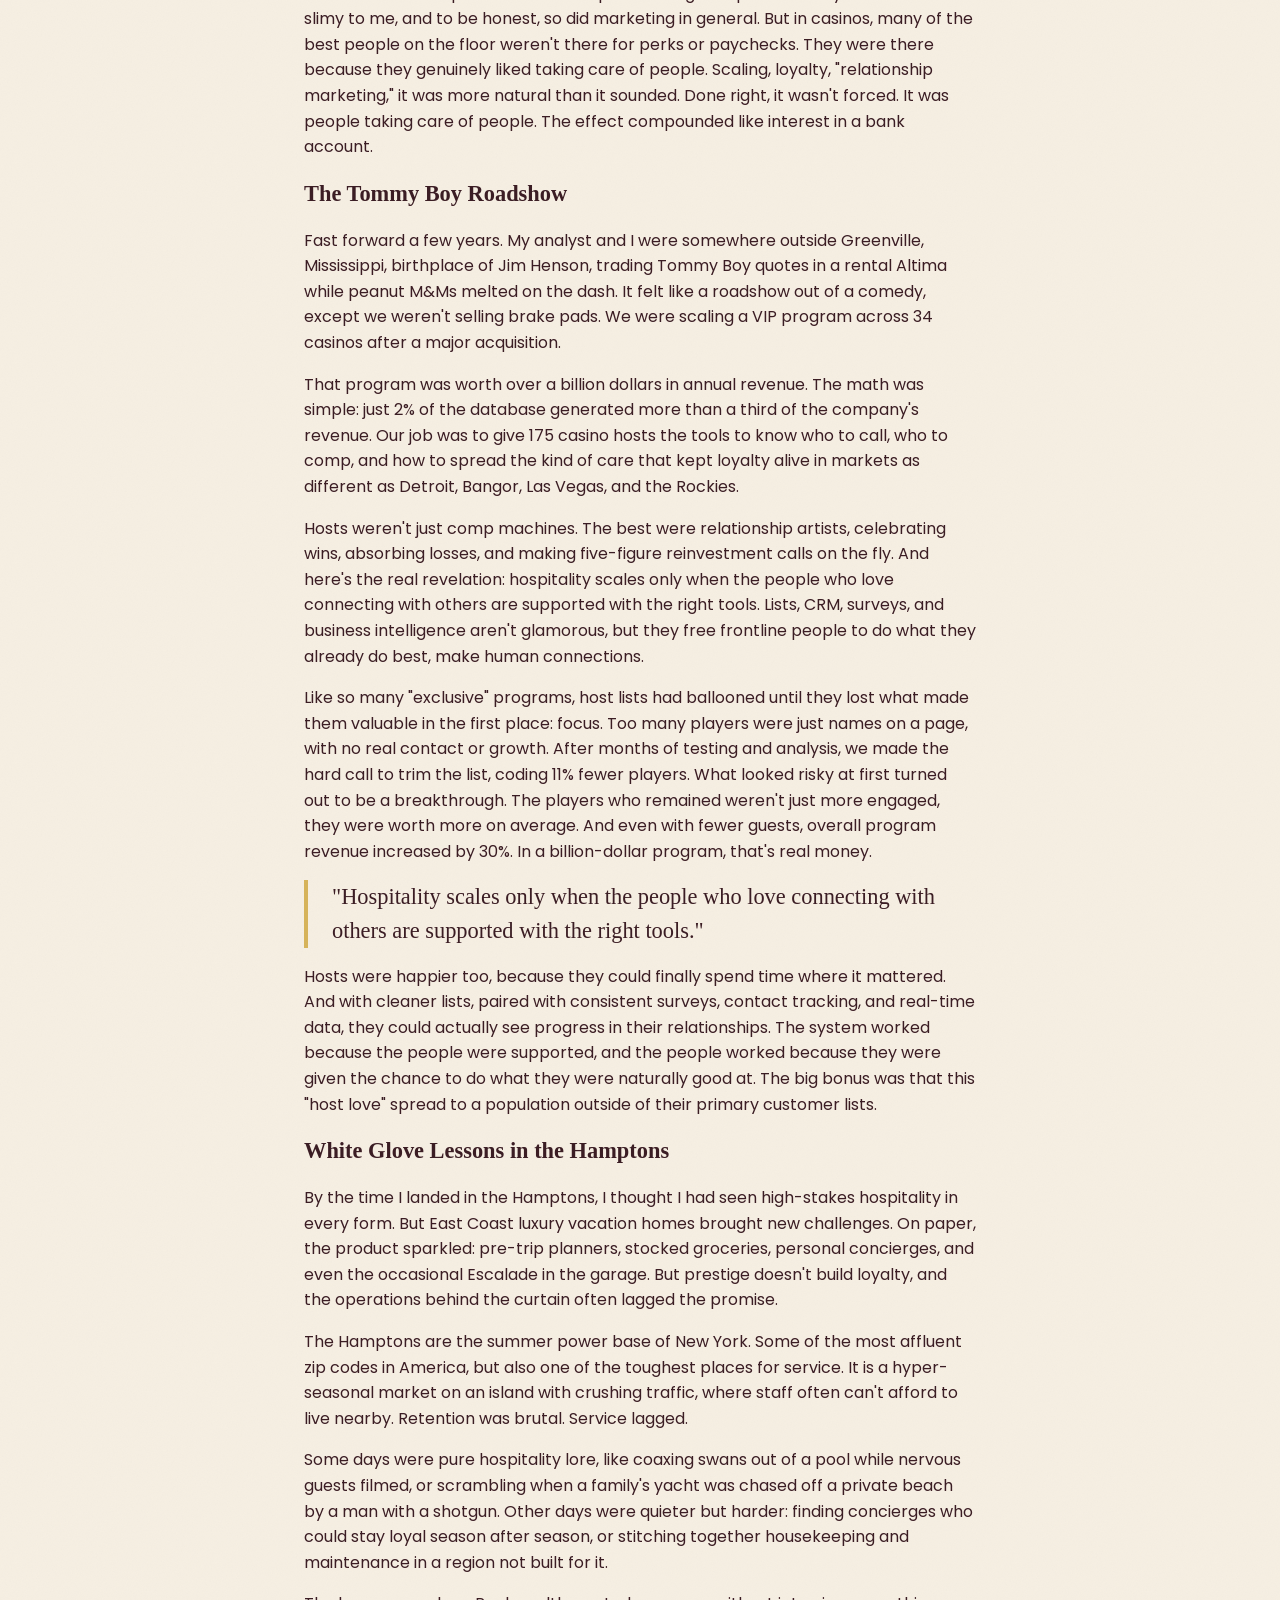
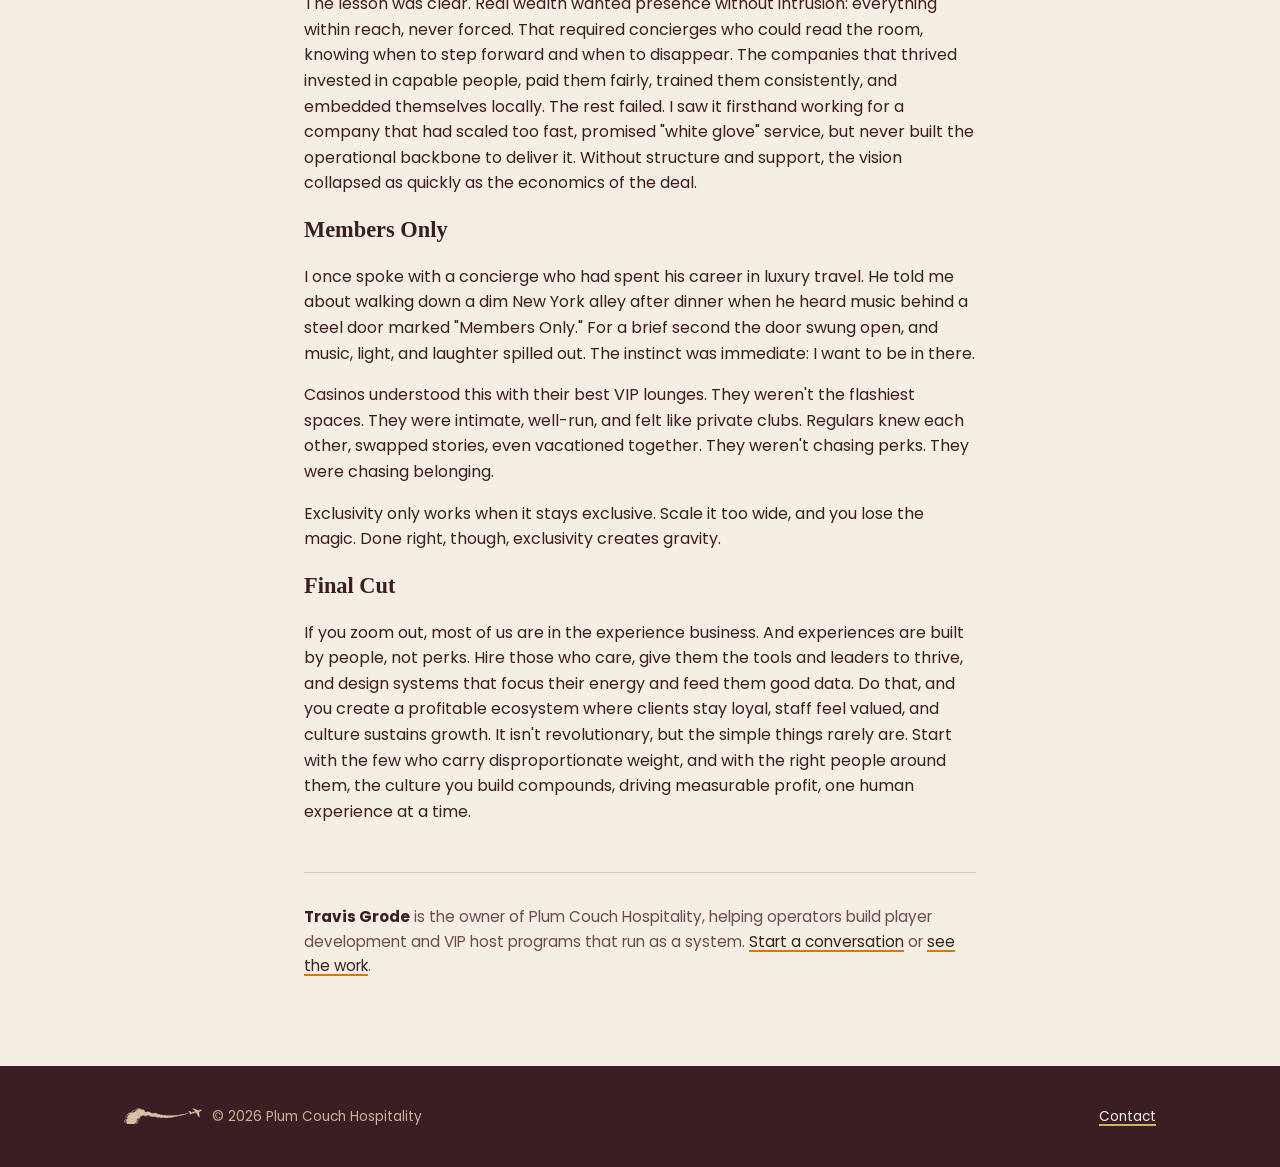
<file: blog/billion-dollar-vip-programs.html>
<!DOCTYPE html>
<html lang="en">
<head>
<meta charset="UTF-8">
<meta name="viewport" content="width=device-width, initial-scale=1.0">
<title>What I Learned from Billion-Dollar VIP Programs, Hamptons Luxury, and Tommy Boy Roadshows · Plum Couch Hospitality</title>
<meta name="description" content="Lessons for any business: what scaling a billion-dollar VIP program, running luxury Hamptons estates, and a lot of Tommy Boy quotes taught me about human connection as the real scarcity.">
<meta property="og:type" content="website">
<meta property="og:title" content="What I Learned from Billion-Dollar VIP Programs, Hamptons Luxury, and Tommy Boy Roadshows · Plum Couch Hospitality">
<meta property="og:description" content="Lessons for any business: what scaling a billion-dollar VIP program, running luxury Hamptons estates, and a lot of Tommy Boy quotes taught me about human connection as the real scarcity.">
<meta property="og:image" content="https://plumcouch.com/assets/img/og-image.png">
<meta property="og:url" content="https://plumcouch.com/blog/billion-dollar-vip-programs.html">
<meta name="twitter:card" content="summary_large_image">
<meta name="twitter:title" content="What I Learned from Billion-Dollar VIP Programs, Hamptons Luxury, and Tommy Boy Roadshows · Plum Couch Hospitality">
<meta name="twitter:description" content="Lessons for any business: what scaling a billion-dollar VIP program, running luxury Hamptons estates, and a lot of Tommy Boy quotes taught me about human connection as the real scarcity.">
<meta name="twitter:image" content="https://plumcouch.com/assets/img/og-image.png">
<link rel="preconnect" href="https://fonts.googleapis.com">
<link rel="preconnect" href="https://fonts.gstatic.com" crossorigin>
<link href="https://fonts.googleapis.com/css2?family=Boogaloo&amp;family=Poppins:wght@400;500;600;700&amp;display=swap" rel="stylesheet">
<link rel="icon" type="image/png" sizes="32x32" href="/assets/img/favicon-32.png">
<link rel="icon" type="image/png" sizes="16x16" href="/assets/img/favicon-16.png">
<link rel="apple-touch-icon" href="/assets/img/apple-touch-icon.png">
<link rel="stylesheet" href="/css/styles.css">
</head>
<body>

<header class="site-header">
  <div class="wrap">
    <a class="brand" href="/"><img class="brand-mark" src="/assets/img/wordmark-text-cream.png" alt="Plum Couch Hospitality"></a>
    <button class="nav-toggle" aria-expanded="false" aria-label="Toggle navigation">☰</button>
    <nav class="primary-nav">
      <ul>
        <li><a href="/">Home</a></li>
        <li><a href="/principles/">Principles</a></li>
        <li><a href="/work/">The Work</a></li>
        <li><a href="/blog/" aria-current="page">Insights</a></li>
        <li><a href="/contact/">Contact</a></li>
      </ul>
    </nav>
  </div>
</header>

<main>
  <section class="hero" style="padding-bottom: 24px;">
    <div class="wrap">
      <div class="eyebrow">Insights · October 2026</div>
      <h1>What I Learned from Billion-Dollar VIP Programs, Hamptons Luxury, and Tommy Boy Roadshows</h1>
      <p class="lede">Lessons for any business.</p>
    </div>
  </section>

  <section>
    <div class="wrap" style="max-width: 720px;">
      <figure style="margin: 0 0 40px;">
        <img src="/assets/img/tommy-boy-roadshow.jpg" alt="Tommy Boy" style="width:100%; border-radius: 10px; box-shadow: 0 10px 24px rgba(59,29,36,0.22);">
      </figure>
      <p>
        In a world racing toward AI and automation, the real scarcity is human connection.
        Technology can scale, measure, and predict, but it can't read a room or look someone
        in the eye. And yet in most businesses, that human element is the most overlooked and
        underappreciated asset. Get it right, and it doesn't just set you apart, it drives profit.
      </p>

      <h2 class="section-heading" style="font-size:1.4rem;">From the Badlands to Casinoland</h2>
      <p>
        I grew up near the Badlands of South Dakota, where community was survival and
        hospitality wasn't branded, it was just life. The door was always open, neighbors
        took care of each other, and I didn't even know to call it hospitality. I only knew
        how it felt.
      </p>
      <p>
        Years later, fresh out of college with a marketing degree, I thought I would be
        writing ad copy. Instead, I was in the back office of a recently bankrupt casino in
        the Rockies, now under new ownership, suddenly responsible for rebranding a 33-story
        resort under construction, swimming in slot tournament chaos, and deciding who got
        comped. Some nights we gave away 80% of a 530-room resort property, including 64
        suites. I barely understood what "House Advantage" meant. I had no idea what I was
        doing, but I was intrigued.
      </p>
      <p>
        It was a Wild West version of hospitality, and I began to realize I was in a corner
        of business I never expected: relationship marketing. The phrase always sounded a
        little slimy to me, and to be honest, so did marketing in general. But in casinos,
        many of the best people on the floor weren't there for perks or paychecks. They were
        there because they genuinely liked taking care of people. Scaling, loyalty,
        "relationship marketing," it was more natural than it sounded. Done right, it wasn't
        forced. It was people taking care of people. The effect compounded like interest in
        a bank account.
      </p>

      <h2 class="section-heading" style="font-size:1.4rem;">The Tommy Boy Roadshow</h2>
      <p>
        Fast forward a few years. My analyst and I were somewhere outside Greenville,
        Mississippi, birthplace of Jim Henson, trading Tommy Boy quotes in a rental Altima
        while peanut M&amp;Ms melted on the dash. It felt like a roadshow out of a comedy,
        except we weren't selling brake pads. We were scaling a VIP program across 34
        casinos after a major acquisition.
      </p>
      <p>
        That program was worth over a billion dollars in annual revenue. The math was
        simple: just 2% of the database generated more than a third of the company's
        revenue. Our job was to give 175 casino hosts the tools to know who to call, who to
        comp, and how to spread the kind of care that kept loyalty alive in markets as
        different as Detroit, Bangor, Las Vegas, and the Rockies.
      </p>
      <p>
        Hosts weren't just comp machines. The best were relationship artists, celebrating
        wins, absorbing losses, and making five-figure reinvestment calls on the fly. And
        here's the real revelation: hospitality scales only when the people who love
        connecting with others are supported with the right tools. Lists, CRM, surveys, and
        business intelligence aren't glamorous, but they free frontline people to do what
        they already do best, make human connections.
      </p>
      <p>
        Like so many "exclusive" programs, host lists had ballooned until they lost what
        made them valuable in the first place: focus. Too many players were just names on a
        page, with no real contact or growth. After months of testing and analysis, we made
        the hard call to trim the list, coding 11% fewer players. What looked risky at first
        turned out to be a breakthrough. The players who remained weren't just more engaged,
        they were worth more on average. And even with fewer guests, overall program revenue
        increased by 30%. In a billion-dollar program, that's real money.
      </p>
      <blockquote class="pull">
        "Hospitality scales only when the people who love connecting with others are
        supported with the right tools."
      </blockquote>
      <p>
        Hosts were happier too, because they could finally spend time where it mattered.
        And with cleaner lists, paired with consistent surveys, contact tracking, and
        real-time data, they could actually see progress in their relationships. The system
        worked because the people were supported, and the people worked because they were
        given the chance to do what they were naturally good at. The big bonus was that
        this "host love" spread to a population outside of their primary customer lists.
      </p>

      <h2 class="section-heading" style="font-size:1.4rem;">White Glove Lessons in the Hamptons</h2>
      <p>
        By the time I landed in the Hamptons, I thought I had seen high-stakes hospitality
        in every form. But East Coast luxury vacation homes brought new challenges. On
        paper, the product sparkled: pre-trip planners, stocked groceries, personal
        concierges, and even the occasional Escalade in the garage. But prestige doesn't
        build loyalty, and the operations behind the curtain often lagged the promise.
      </p>
      <p>
        The Hamptons are the summer power base of New York. Some of the most affluent zip
        codes in America, but also one of the toughest places for service. It is a
        hyper-seasonal market on an island with crushing traffic, where staff often can't
        afford to live nearby. Retention was brutal. Service lagged.
      </p>
      <p>
        Some days were pure hospitality lore, like coaxing swans out of a pool while
        nervous guests filmed, or scrambling when a family's yacht was chased off a private
        beach by a man with a shotgun. Other days were quieter but harder: finding
        concierges who could stay loyal season after season, or stitching together
        housekeeping and maintenance in a region not built for it.
      </p>
      <p>
        The lesson was clear. Real wealth wanted presence without intrusion: everything
        within reach, never forced. That required concierges who could read the room,
        knowing when to step forward and when to disappear. The companies that thrived
        invested in capable people, paid them fairly, trained them consistently, and
        embedded themselves locally. The rest failed. I saw it firsthand working for a
        company that had scaled too fast, promised "white glove" service, but never built
        the operational backbone to deliver it. Without structure and support, the vision
        collapsed as quickly as the economics of the deal.
      </p>

      <h2 class="section-heading" style="font-size:1.4rem;">Members Only</h2>
      <p>
        I once spoke with a concierge who had spent his career in luxury travel. He told
        me about walking down a dim New York alley after dinner when he heard music behind
        a steel door marked "Members Only." For a brief second the door swung open, and
        music, light, and laughter spilled out. The instinct was immediate: I want to be
        in there.
      </p>
      <p>
        Casinos understood this with their best VIP lounges. They weren't the flashiest
        spaces. They were intimate, well-run, and felt like private clubs. Regulars knew
        each other, swapped stories, even vacationed together. They weren't chasing perks.
        They were chasing belonging.
      </p>
      <p>
        Exclusivity only works when it stays exclusive. Scale it too wide, and you lose
        the magic. Done right, though, exclusivity creates gravity.
      </p>

      <h2 class="section-heading" style="font-size:1.4rem;">Final Cut</h2>
      <p>
        If you zoom out, most of us are in the experience business. And experiences are
        built by people, not perks. Hire those who care, give them the tools and leaders
        to thrive, and design systems that focus their energy and feed them good data. Do
        that, and you create a profitable ecosystem where clients stay loyal, staff feel
        valued, and culture sustains growth. It isn't revolutionary, but the simple things
        rarely are. Start with the few who carry disproportionate weight, and with the
        right people around them, the culture you build compounds, driving measurable
        profit, one human experience at a time.
      </p>

      <hr style="border: none; border-top: 1px solid var(--color-border); margin: 48px 0 32px;">
      <p style="font-size: 0.95rem; color: var(--color-text-muted);">
        <strong style="color: var(--color-text);">Travis Grode</strong> is the owner of
        Plum Couch Hospitality, helping operators build player development and VIP host
        programs that run as a system. <a href="/contact/">Start a conversation</a> or
        <a href="/work/">see the work</a>.
      </p>
    </div>
  </section>
</main>

<footer class="site-footer">
  <div class="wrap">
    <div class="footer-copy"><img class="footer-mark" src="/assets/img/plane-smoke-cream.png" alt=""><span>&copy; <span id="year"></span> Plum Couch Hospitality</span></div>
    <div><a href="/contact/">Contact</a></div>
  </div>
</footer>

<script src="/js/main.js"></script>
<script>document.getElementById('year').textContent = new Date().getFullYear();</script>
</body>
</html>
</file>
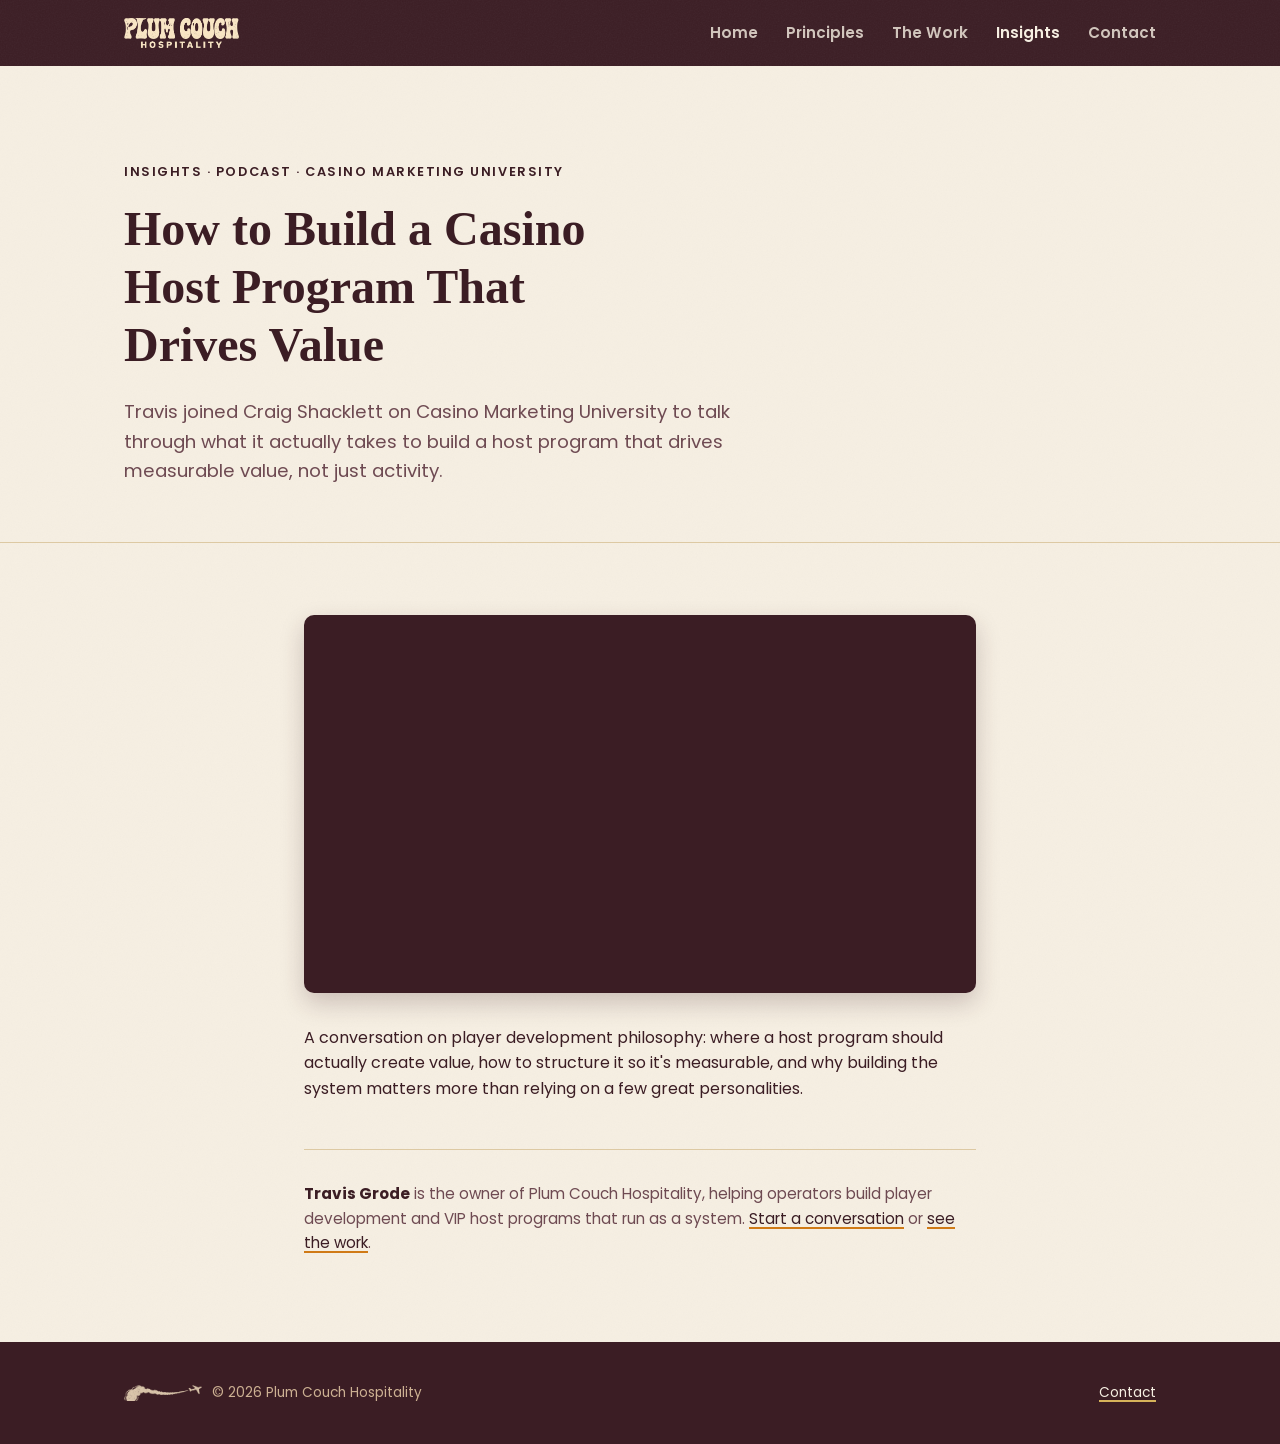
<file: blog/how-to-build-a-casino-host-program-that-drives-value.html>
<!DOCTYPE html>
<html lang="en">
<head>
<meta charset="UTF-8">
<meta name="viewport" content="width=device-width, initial-scale=1.0">
<title>How to Build a Casino Host Program That Drives Value · Plum Couch Hospitality</title>
<meta name="description" content="Travis Grode joins Craig Shacklett on Casino Marketing University to talk through building a casino host program designed to drive measurable value.">
<meta property="og:type" content="website">
<meta property="og:title" content="How to Build a Casino Host Program That Drives Value · Plum Couch Hospitality">
<meta property="og:description" content="Travis Grode joins Craig Shacklett on Casino Marketing University to talk through building a casino host program designed to drive measurable value.">
<meta property="og:image" content="https://plumcouch.com/assets/img/og-image.png">
<meta property="og:url" content="https://plumcouch.com/blog/how-to-build-a-casino-host-program-that-drives-value.html">
<meta name="twitter:card" content="summary_large_image">
<meta name="twitter:title" content="How to Build a Casino Host Program That Drives Value · Plum Couch Hospitality">
<meta name="twitter:description" content="Travis Grode joins Craig Shacklett on Casino Marketing University to talk through building a casino host program designed to drive measurable value.">
<meta name="twitter:image" content="https://plumcouch.com/assets/img/og-image.png">
<link rel="preconnect" href="https://fonts.googleapis.com">
<link rel="preconnect" href="https://fonts.gstatic.com" crossorigin>
<link href="https://fonts.googleapis.com/css2?family=Boogaloo&amp;family=Poppins:wght@400;500;600;700&amp;display=swap" rel="stylesheet">
<link rel="icon" type="image/png" sizes="32x32" href="/assets/img/favicon-32.png">
<link rel="icon" type="image/png" sizes="16x16" href="/assets/img/favicon-16.png">
<link rel="apple-touch-icon" href="/assets/img/apple-touch-icon.png">
<link rel="stylesheet" href="/css/styles.css">
</head>
<body>

<header class="site-header">
  <div class="wrap">
    <a class="brand" href="/"><img class="brand-mark" src="/assets/img/wordmark-text-cream.png" alt="Plum Couch Hospitality"></a>
    <button class="nav-toggle" aria-expanded="false" aria-label="Toggle navigation">☰</button>
    <nav class="primary-nav">
      <ul>
        <li><a href="/">Home</a></li>
        <li><a href="/principles/">Principles</a></li>
        <li><a href="/work/">The Work</a></li>
        <li><a href="/blog/" aria-current="page">Insights</a></li>
        <li><a href="/contact/">Contact</a></li>
      </ul>
    </nav>
  </div>
</header>

<main>
  <section class="hero" style="padding-bottom: 24px;">
    <div class="wrap">
      <div class="eyebrow">Insights · Podcast · Casino Marketing University</div>
      <h1>How to Build a Casino Host Program That Drives Value</h1>
      <p class="lede">
        Travis joined Craig Shacklett on Casino Marketing University to talk through
        what it actually takes to build a host program that drives measurable value,
        not just activity.
      </p>
    </div>
  </section>

  <section>
    <div class="wrap" style="max-width: 720px;">

      <div class="video-embed">
        <iframe
          src="https://www.youtube.com/embed/mXbnR9oU90M"
          title="How to Build a Casino Host Program That Drives Value"
          allow="accelerometer; autoplay; clipboard-write; encrypted-media; gyroscope; picture-in-picture"
          allowfullscreen>
        </iframe>
      </div>

      <p>
        A conversation on player development philosophy: where a host program should
        actually create value, how to structure it so it's measurable, and why
        building the system matters more than relying on a few great personalities.
      </p>

      <hr style="border: none; border-top: 1px solid var(--color-border); margin: 48px 0 32px;">
      <p style="font-size: 0.95rem; color: var(--color-text-muted);">
        <strong style="color: var(--color-text);">Travis Grode</strong> is the owner of
        Plum Couch Hospitality, helping operators build player development and VIP host
        programs that run as a system. <a href="/contact/">Start a conversation</a> or
        <a href="/work/">see the work</a>.
      </p>
    </div>
  </section>
</main>

<footer class="site-footer">
  <div class="wrap">
    <div class="footer-copy"><img class="footer-mark" src="/assets/img/plane-smoke-cream.png" alt=""><span>&copy; <span id="year"></span> Plum Couch Hospitality</span></div>
    <div><a href="/contact/">Contact</a></div>
  </div>
</footer>

<script src="/js/main.js"></script>
<script>document.getElementById('year').textContent = new Date().getFullYear();</script>
</body>
</html>
</file>
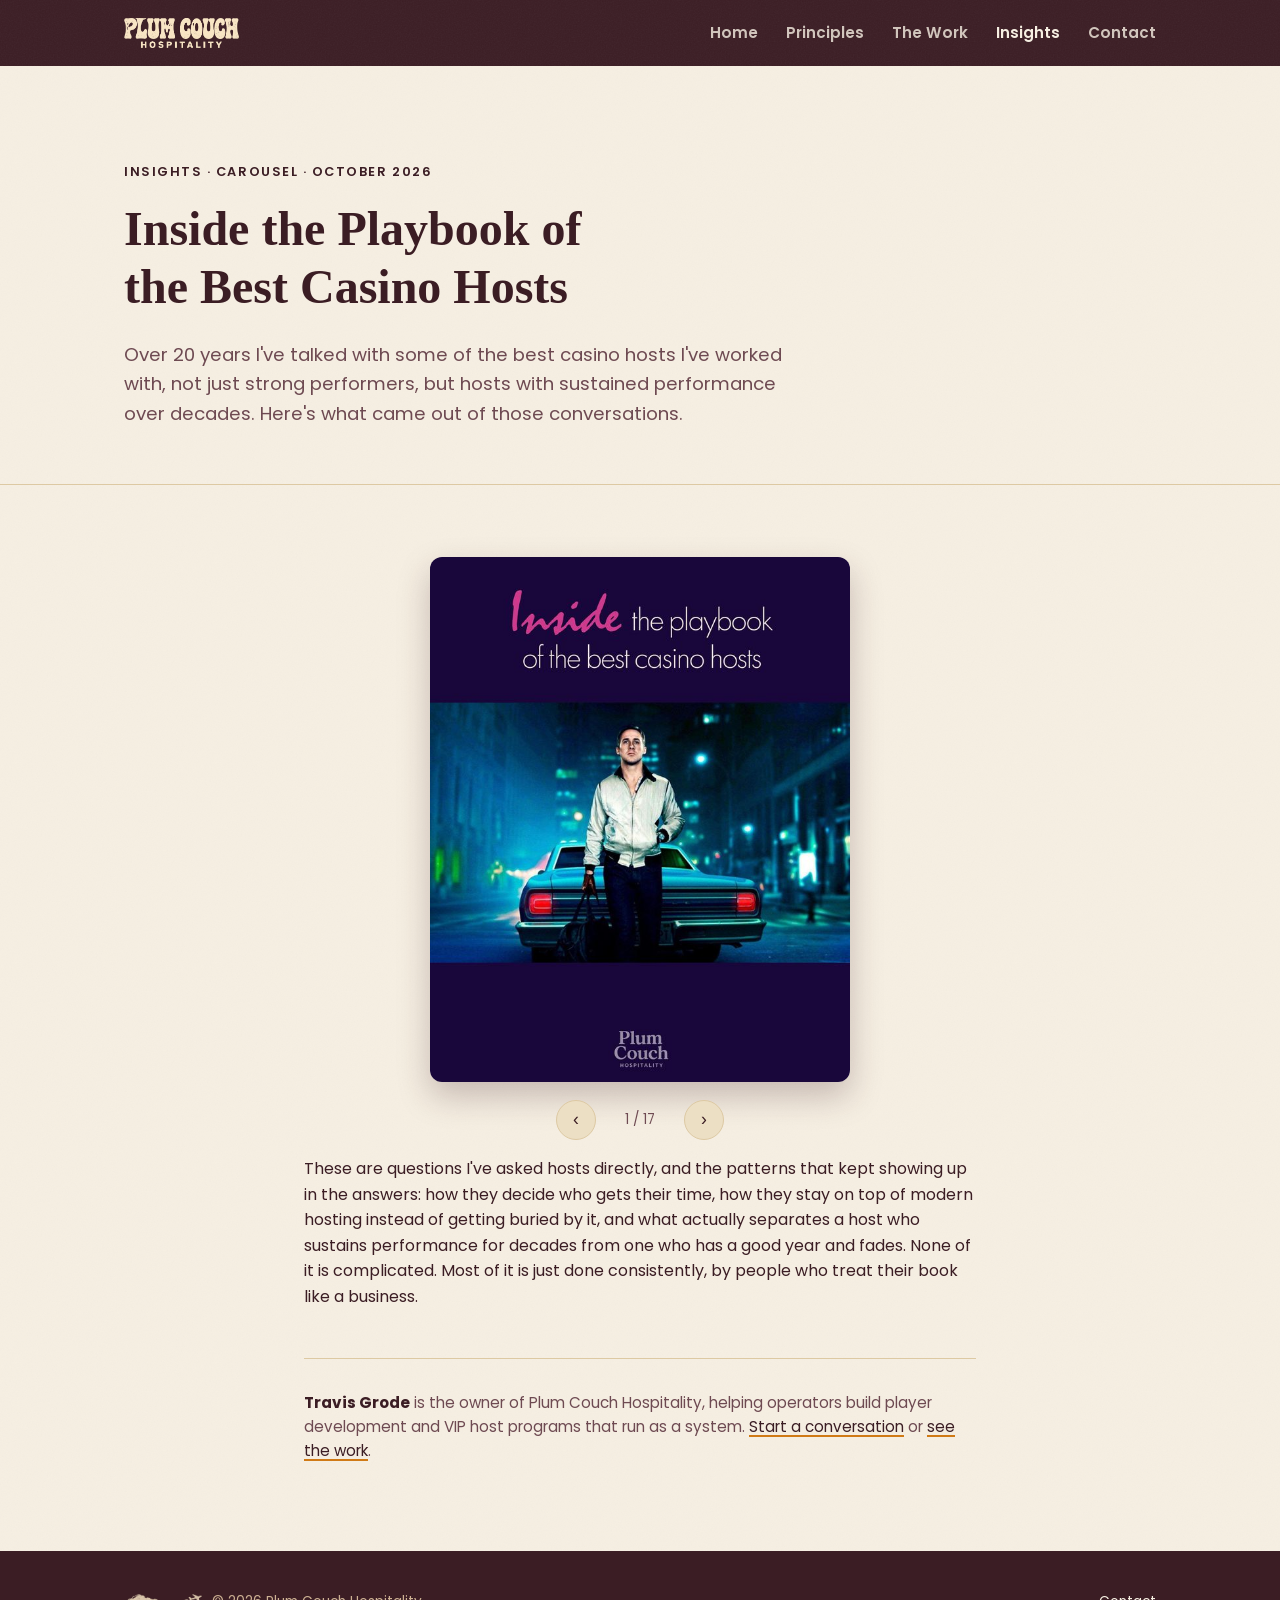
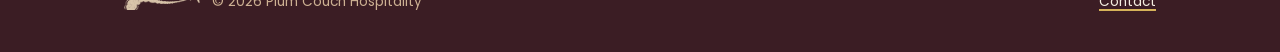
<file: blog/inside-the-playbook-of-the-best-casino-hosts.html>
<!DOCTYPE html>
<html lang="en">
<head>
<meta charset="UTF-8">
<meta name="viewport" content="width=device-width, initial-scale=1.0">
<title>Inside the Playbook of the Best Casino Hosts · Plum Couch Hospitality</title>
<meta name="description" content="A field guide pulled from conversations with top casino hosts over 20 years in the business: what the best actually do differently, in their own words.">
<meta property="og:type" content="website">
<meta property="og:title" content="Inside the Playbook of the Best Casino Hosts · Plum Couch Hospitality">
<meta property="og:description" content="A field guide pulled from conversations with top casino hosts over 20 years in the business: what the best actually do differently, in their own words.">
<meta property="og:image" content="https://plumcouch.com/assets/img/og-image.png">
<meta property="og:url" content="https://plumcouch.com/blog/inside-the-playbook-of-the-best-casino-hosts.html">
<meta name="twitter:card" content="summary_large_image">
<meta name="twitter:title" content="Inside the Playbook of the Best Casino Hosts · Plum Couch Hospitality">
<meta name="twitter:description" content="A field guide pulled from conversations with top casino hosts over 20 years in the business: what the best actually do differently, in their own words.">
<meta name="twitter:image" content="https://plumcouch.com/assets/img/og-image.png">
<link rel="preconnect" href="https://fonts.googleapis.com">
<link rel="preconnect" href="https://fonts.gstatic.com" crossorigin>
<link href="https://fonts.googleapis.com/css2?family=Boogaloo&amp;family=Poppins:wght@400;500;600;700&amp;display=swap" rel="stylesheet">
<link rel="icon" type="image/png" sizes="32x32" href="/assets/img/favicon-32.png">
<link rel="icon" type="image/png" sizes="16x16" href="/assets/img/favicon-16.png">
<link rel="apple-touch-icon" href="/assets/img/apple-touch-icon.png">
<link rel="stylesheet" href="/css/styles.css">
</head>
<body>

<header class="site-header">
  <div class="wrap">
    <a class="brand" href="/"><img class="brand-mark" src="/assets/img/wordmark-text-cream.png" alt="Plum Couch Hospitality"></a>
    <button class="nav-toggle" aria-expanded="false" aria-label="Toggle navigation">☰</button>
    <nav class="primary-nav">
      <ul>
        <li><a href="/">Home</a></li>
        <li><a href="/principles/">Principles</a></li>
        <li><a href="/work/">The Work</a></li>
        <li><a href="/blog/" aria-current="page">Insights</a></li>
        <li><a href="/contact/">Contact</a></li>
      </ul>
    </nav>
  </div>
</header>

<main>
  <section class="hero" style="padding-bottom: 24px;">
    <div class="wrap">
      <div class="eyebrow">Insights · Carousel · October 2026</div>
      <h1>Inside the Playbook of the Best Casino Hosts</h1>
      <p class="lede">
        Over 20 years I've talked with some of the best casino hosts I've
        worked with, not just strong performers, but hosts with sustained performance
        over decades. Here's what came out of those conversations.
      </p>
    </div>
  </section>

  <section>
    <div class="wrap" style="max-width: 720px;">

      <div class="carousel">
        <div class="carousel-track">
          <img src="/assets/img/insights/playbook/slide-01.jpg" alt="Slide 1 of 17">
          <img src="/assets/img/insights/playbook/slide-02.jpg" alt="Slide 2 of 17">
          <img src="/assets/img/insights/playbook/slide-03.jpg" alt="Slide 3 of 17">
          <img src="/assets/img/insights/playbook/slide-04.jpg" alt="Slide 4 of 17">
          <img src="/assets/img/insights/playbook/slide-05.jpg" alt="Slide 5 of 17">
          <img src="/assets/img/insights/playbook/slide-06.jpg" alt="Slide 6 of 17">
          <img src="/assets/img/insights/playbook/slide-07.jpg" alt="Slide 7 of 17">
          <img src="/assets/img/insights/playbook/slide-08.jpg" alt="Slide 8 of 17">
          <img src="/assets/img/insights/playbook/slide-09.jpg" alt="Slide 9 of 17">
          <img src="/assets/img/insights/playbook/slide-10.jpg" alt="Slide 10 of 17">
          <img src="/assets/img/insights/playbook/slide-11.jpg" alt="Slide 11 of 17">
          <img src="/assets/img/insights/playbook/slide-12.jpg" alt="Slide 12 of 17">
          <img src="/assets/img/insights/playbook/slide-13.jpg" alt="Slide 13 of 17">
          <img src="/assets/img/insights/playbook/slide-14.jpg" alt="Slide 14 of 17">
          <img src="/assets/img/insights/playbook/slide-15.jpg" alt="Slide 15 of 17">
          <img src="/assets/img/insights/playbook/slide-16.jpg" alt="Slide 16 of 17">
          <img src="/assets/img/insights/playbook/slide-17.jpg" alt="Slide 17 of 17">
        </div>
        <div class="carousel-nav">
          <button class="carousel-btn carousel-prev" aria-label="Previous slide" type="button">&#8249;</button>
          <span class="carousel-counter">1 / 17</span>
          <button class="carousel-btn carousel-next" aria-label="Next slide" type="button">&#8250;</button>
        </div>
        <p class="carousel-hint">Swipe to move through the deck.</p>
      </div>

      <p>
        These are questions I've asked hosts directly, and the patterns that kept
        showing up in the answers: how they decide who gets their time, how they stay
        on top of modern hosting instead of getting buried by it, and what actually
        separates a host who sustains performance for decades from one who has a good
        year and fades. None of it is complicated. Most of it is just done
        consistently, by people who treat their book like a business.
      </p>

      <hr style="border: none; border-top: 1px solid var(--color-border); margin: 48px 0 32px;">
      <p style="font-size: 0.95rem; color: var(--color-text-muted);">
        <strong style="color: var(--color-text);">Travis Grode</strong> is the owner of
        Plum Couch Hospitality, helping operators build player development and VIP host
        programs that run as a system. <a href="/contact/">Start a conversation</a> or
        <a href="/work/">see the work</a>.
      </p>
    </div>
  </section>
</main>

<footer class="site-footer">
  <div class="wrap">
    <div class="footer-copy"><img class="footer-mark" src="/assets/img/plane-smoke-cream.png" alt=""><span>&copy; <span id="year"></span> Plum Couch Hospitality</span></div>
    <div><a href="/contact/">Contact</a></div>
  </div>
</footer>

<script src="/js/main.js"></script>
<script>document.getElementById('year').textContent = new Date().getFullYear();</script>
</body>
</html>
</file>
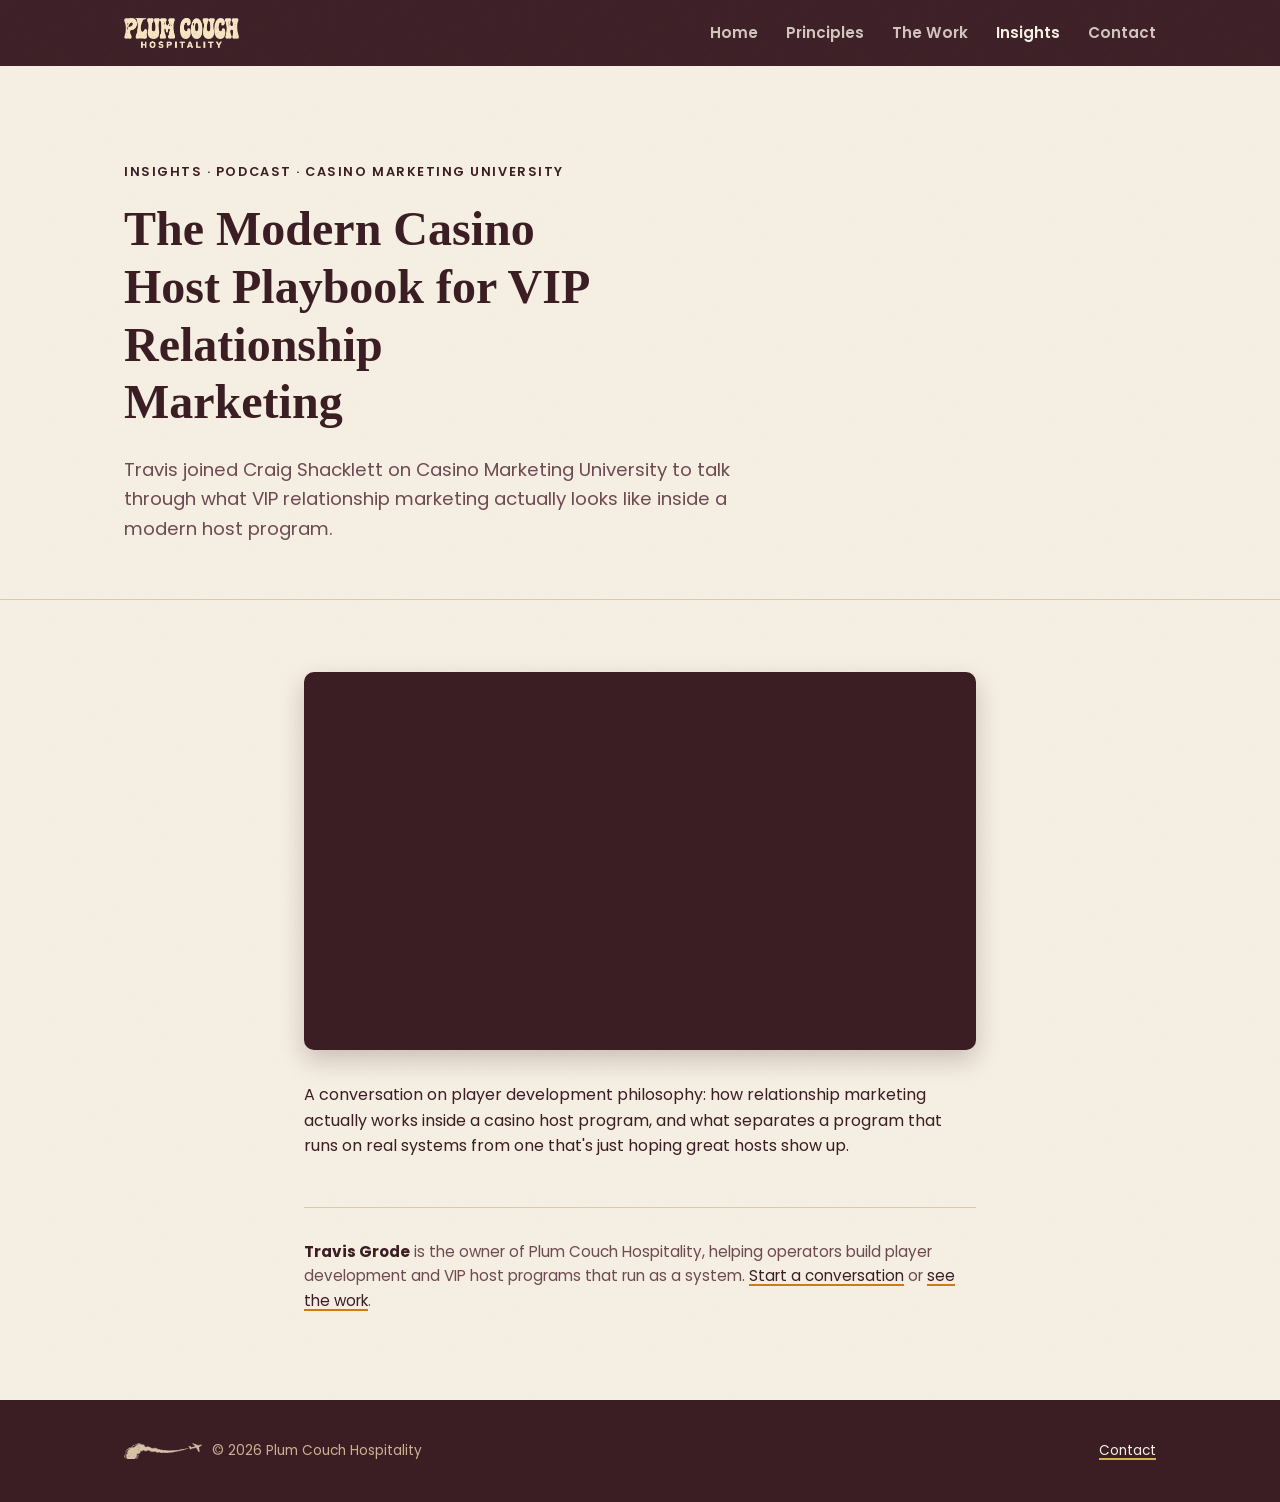
<file: blog/modern-casino-host-playbook-vip-relationship-marketing.html>
<!DOCTYPE html>
<html lang="en">
<head>
<meta charset="UTF-8">
<meta name="viewport" content="width=device-width, initial-scale=1.0">
<title>The Modern Casino Host Playbook for VIP Relationship Marketing · Plum Couch Hospitality</title>
<meta name="description" content="Travis Grode joins Craig Shacklett on Casino Marketing University to talk through what VIP relationship marketing looks like in a modern casino host program.">
<meta property="og:type" content="website">
<meta property="og:title" content="The Modern Casino Host Playbook for VIP Relationship Marketing · Plum Couch Hospitality">
<meta property="og:description" content="Travis Grode joins Craig Shacklett on Casino Marketing University to talk through what VIP relationship marketing looks like in a modern casino host program.">
<meta property="og:image" content="https://plumcouch.com/assets/img/og-image.png">
<meta property="og:url" content="https://plumcouch.com/blog/modern-casino-host-playbook-vip-relationship-marketing.html">
<meta name="twitter:card" content="summary_large_image">
<meta name="twitter:title" content="The Modern Casino Host Playbook for VIP Relationship Marketing · Plum Couch Hospitality">
<meta name="twitter:description" content="Travis Grode joins Craig Shacklett on Casino Marketing University to talk through what VIP relationship marketing looks like in a modern casino host program.">
<meta name="twitter:image" content="https://plumcouch.com/assets/img/og-image.png">
<link rel="preconnect" href="https://fonts.googleapis.com">
<link rel="preconnect" href="https://fonts.gstatic.com" crossorigin>
<link href="https://fonts.googleapis.com/css2?family=Boogaloo&amp;family=Poppins:wght@400;500;600;700&amp;display=swap" rel="stylesheet">
<link rel="icon" type="image/png" sizes="32x32" href="/assets/img/favicon-32.png">
<link rel="icon" type="image/png" sizes="16x16" href="/assets/img/favicon-16.png">
<link rel="apple-touch-icon" href="/assets/img/apple-touch-icon.png">
<link rel="stylesheet" href="/css/styles.css">
</head>
<body>

<header class="site-header">
  <div class="wrap">
    <a class="brand" href="/"><img class="brand-mark" src="/assets/img/wordmark-text-cream.png" alt="Plum Couch Hospitality"></a>
    <button class="nav-toggle" aria-expanded="false" aria-label="Toggle navigation">☰</button>
    <nav class="primary-nav">
      <ul>
        <li><a href="/">Home</a></li>
        <li><a href="/principles/">Principles</a></li>
        <li><a href="/work/">The Work</a></li>
        <li><a href="/blog/" aria-current="page">Insights</a></li>
        <li><a href="/contact/">Contact</a></li>
      </ul>
    </nav>
  </div>
</header>

<main>
  <section class="hero" style="padding-bottom: 24px;">
    <div class="wrap">
      <div class="eyebrow">Insights · Podcast · Casino Marketing University</div>
      <h1>The Modern Casino Host Playbook for VIP Relationship Marketing</h1>
      <p class="lede">
        Travis joined Craig Shacklett on Casino Marketing University to talk through
        what VIP relationship marketing actually looks like inside a modern host
        program.
      </p>
    </div>
  </section>

  <section>
    <div class="wrap" style="max-width: 720px;">

      <div class="video-embed">
        <iframe
          src="https://www.youtube.com/embed/agM-7orev3E"
          title="The Modern Casino Host Playbook for VIP Relationship Marketing"
          allow="accelerometer; autoplay; clipboard-write; encrypted-media; gyroscope; picture-in-picture"
          allowfullscreen>
        </iframe>
      </div>

      <p>
        A conversation on player development philosophy: how relationship marketing
        actually works inside a casino host program, and what separates a program
        that runs on real systems from one that's just hoping great hosts show up.
      </p>

      <hr style="border: none; border-top: 1px solid var(--color-border); margin: 48px 0 32px;">
      <p style="font-size: 0.95rem; color: var(--color-text-muted);">
        <strong style="color: var(--color-text);">Travis Grode</strong> is the owner of
        Plum Couch Hospitality, helping operators build player development and VIP host
        programs that run as a system. <a href="/contact/">Start a conversation</a> or
        <a href="/work/">see the work</a>.
      </p>
    </div>
  </section>
</main>

<footer class="site-footer">
  <div class="wrap">
    <div class="footer-copy"><img class="footer-mark" src="/assets/img/plane-smoke-cream.png" alt=""><span>&copy; <span id="year"></span> Plum Couch Hospitality</span></div>
    <div><a href="/contact/">Contact</a></div>
  </div>
</footer>

<script src="/js/main.js"></script>
<script>document.getElementById('year').textContent = new Date().getFullYear();</script>
</body>
</html>
</file>
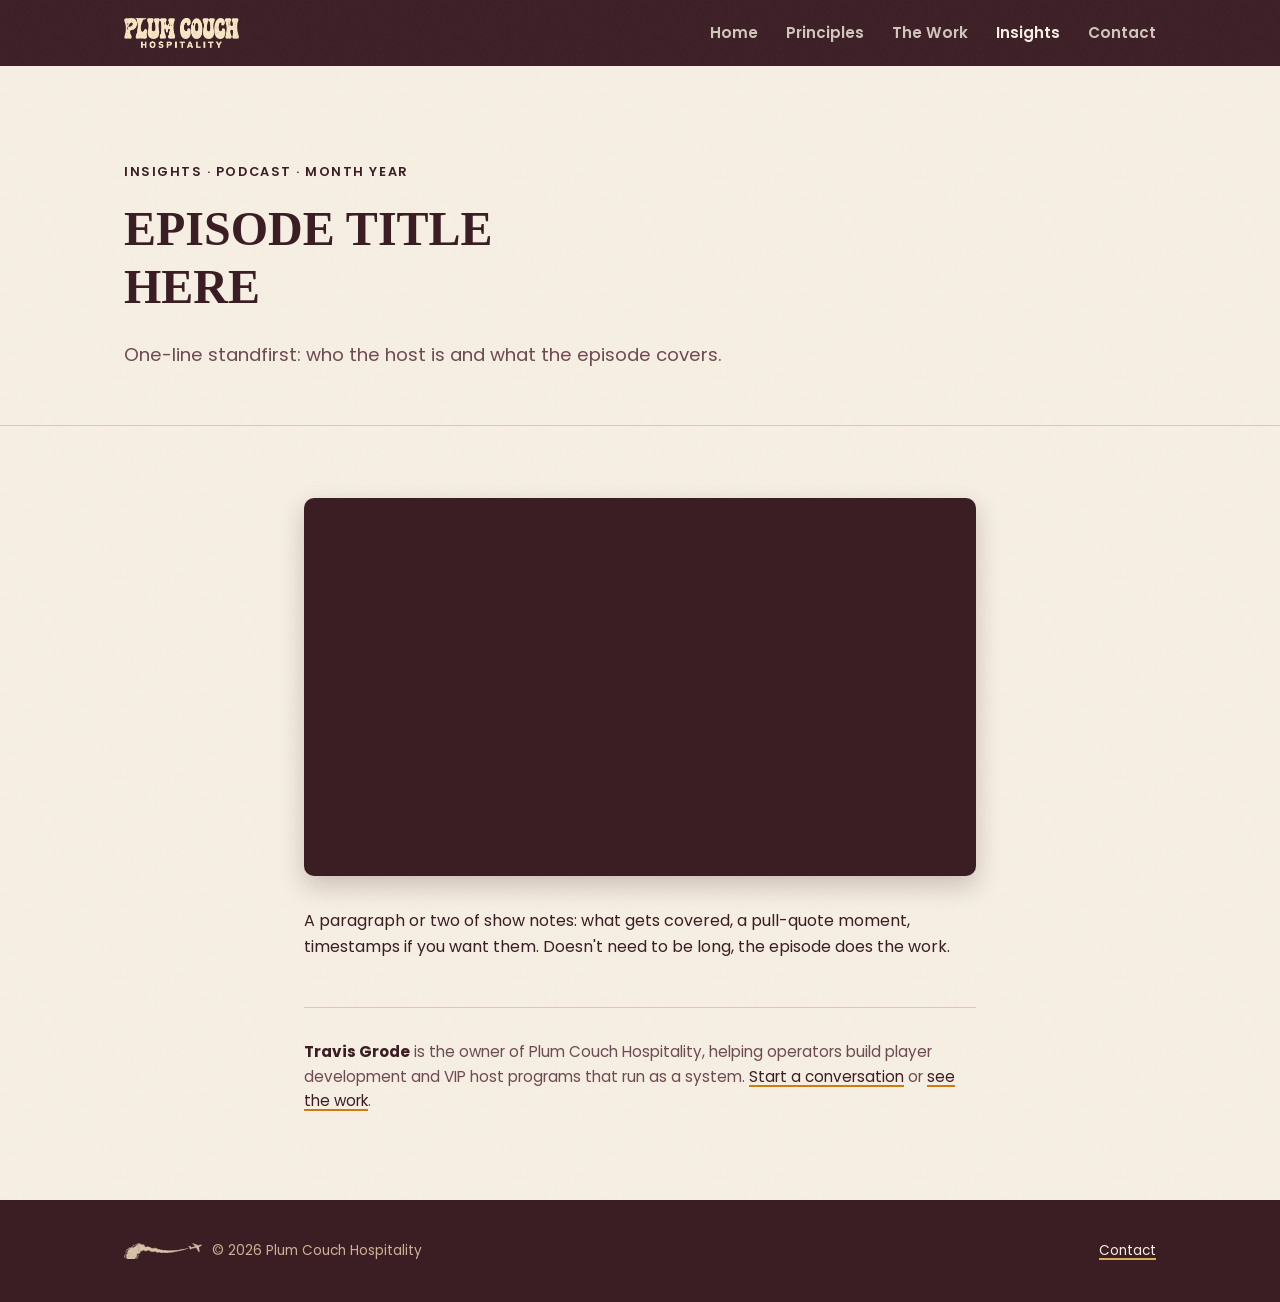
<file: blog/post-podcast-template.html>
<!DOCTYPE html>
<html lang="en">
<head>
<meta charset="UTF-8">
<meta name="viewport" content="width=device-width, initial-scale=1.0">
<!-- TRAVIS: replace TITLE and DESCRIPTION below for each new episode -->
<title>EPISODE TITLE HERE · Plum Couch Hospitality</title>
<meta name="description" content="One-sentence description of this episode.">
<meta property="og:type" content="website">
<meta property="og:title" content="EPISODE TITLE HERE · Plum Couch Hospitality">
<meta property="og:description" content="One-sentence description of this episode.">
<meta property="og:image" content="https://plumcouch.com/assets/img/og-image.png">
<meta property="og:url" content="https://plumcouch.com/blog/POST-SLUG-HERE.html">
<meta name="twitter:card" content="summary_large_image">
<meta name="twitter:title" content="EPISODE TITLE HERE · Plum Couch Hospitality">
<meta name="twitter:description" content="One-sentence description of this episode.">
<meta name="twitter:image" content="https://plumcouch.com/assets/img/og-image.png">
<link rel="preconnect" href="https://fonts.googleapis.com">
<link rel="preconnect" href="https://fonts.gstatic.com" crossorigin>
<link href="https://fonts.googleapis.com/css2?family=Boogaloo&amp;family=Poppins:wght@400;500;600;700&amp;display=swap" rel="stylesheet">
<link rel="icon" type="image/png" sizes="32x32" href="/assets/img/favicon-32.png">
<link rel="icon" type="image/png" sizes="16x16" href="/assets/img/favicon-16.png">
<link rel="apple-touch-icon" href="/assets/img/apple-touch-icon.png">
<link rel="stylesheet" href="/css/styles.css">
</head>
<body>

<header class="site-header">
  <div class="wrap">
    <a class="brand" href="/"><img class="brand-mark" src="/assets/img/wordmark-text-cream.png" alt="Plum Couch Hospitality"></a>
    <button class="nav-toggle" aria-expanded="false" aria-label="Toggle navigation">☰</button>
    <nav class="primary-nav">
      <ul>
        <li><a href="/">Home</a></li>
        <li><a href="/principles/">Principles</a></li>
        <li><a href="/work/">The Work</a></li>
        <li><a href="/blog/" aria-current="page">Insights</a></li>
        <li><a href="/contact/">Contact</a></li>
      </ul>
    </nav>
  </div>
</header>

<main>
  <section class="hero" style="padding-bottom: 24px;">
    <div class="wrap">
      <div class="eyebrow">Insights · Podcast · <span>Month Year</span></div>
      <h1>EPISODE TITLE HERE</h1>
      <p class="lede">One-line standfirst: who the host is and what the episode covers.</p>
    </div>
  </section>

  <section>
    <div class="wrap" style="max-width: 720px;">

      <!--
        TRAVIS: swap VIDEO_ID for the part of the YouTube URL after "v=" or
        after "youtu.be/" (e.g. youtube.com/watch?v=ABC123xyz -> VIDEO_ID is ABC123xyz).
        Same id goes in the thumbnail URL on /blog/index.html's card for this episode:
        https://img.youtube.com/vi/VIDEO_ID/hqdefault.jpg · no upload needed, YouTube hosts it.
      -->
      <div class="video-embed">
        <iframe
          src="https://www.youtube.com/embed/VIDEO_ID"
          title="EPISODE TITLE HERE"
          allow="accelerometer; autoplay; clipboard-write; encrypted-media; gyroscope; picture-in-picture"
          allowfullscreen>
        </iframe>
      </div>

      <p>
        A paragraph or two of show notes: what gets covered, a pull-quote moment,
        timestamps if you want them. Doesn't need to be long, the episode does the work.
      </p>

      <hr style="border: none; border-top: 1px solid var(--color-border); margin: 48px 0 32px;">
      <p style="font-size: 0.95rem; color: var(--color-text-muted);">
        <strong style="color: var(--color-text);">Travis Grode</strong> is the owner of
        Plum Couch Hospitality, helping operators build player development and VIP host
        programs that run as a system. <a href="/contact/">Start a conversation</a> or
        <a href="/work/">see the work</a>.
      </p>
    </div>
  </section>
</main>

<footer class="site-footer">
  <div class="wrap">
    <div class="footer-copy"><img class="footer-mark" src="/assets/img/plane-smoke-cream.png" alt=""><span>&copy; <span id="year"></span> Plum Couch Hospitality</span></div>
    <div><a href="/contact/">Contact</a></div>
  </div>
</footer>

<script src="/js/main.js"></script>
<script>document.getElementById('year').textContent = new Date().getFullYear();</script>
</body>
</html>
</file>
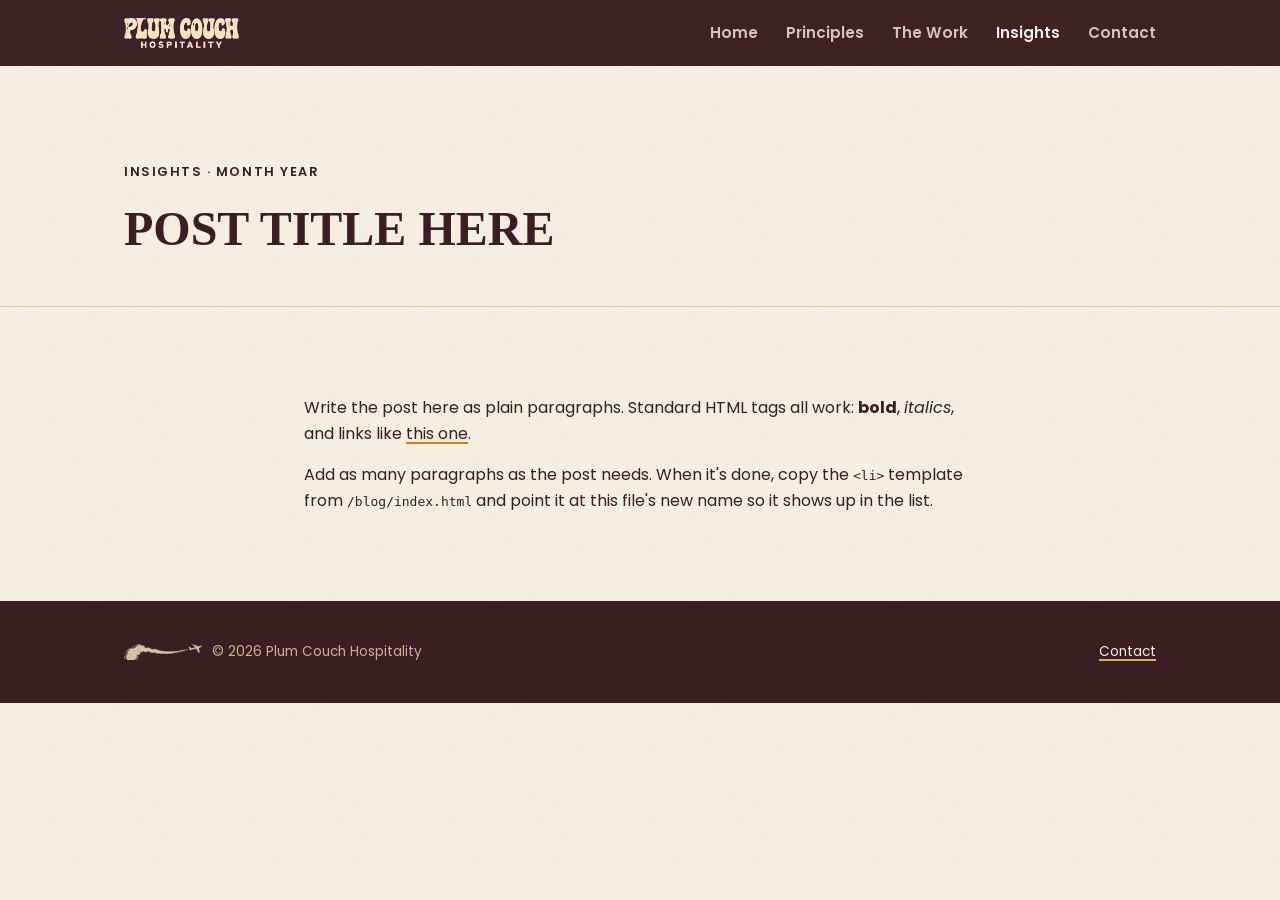
<file: blog/post-template.html>
<!DOCTYPE html>
<html lang="en">
<head>
<meta charset="UTF-8">
<meta name="viewport" content="width=device-width, initial-scale=1.0">
<!-- TRAVIS: replace TITLE and DESCRIPTION below for each new post -->
<title>POST TITLE HERE · Plum Couch Hospitality</title>
<meta name="description" content="One-sentence description of this post.">
<meta property="og:type" content="website">
<meta property="og:title" content="POST TITLE HERE · Plum Couch Hospitality">
<meta property="og:description" content="One-sentence description of this post.">
<meta property="og:image" content="https://plumcouch.com/assets/img/og-image.png">
<meta property="og:url" content="https://plumcouch.com/blog/POST-SLUG-HERE.html">
<meta name="twitter:card" content="summary_large_image">
<meta name="twitter:title" content="POST TITLE HERE · Plum Couch Hospitality">
<meta name="twitter:description" content="One-sentence description of this post.">
<meta name="twitter:image" content="https://plumcouch.com/assets/img/og-image.png">
<link rel="preconnect" href="https://fonts.googleapis.com">
<link rel="preconnect" href="https://fonts.gstatic.com" crossorigin>
<link href="https://fonts.googleapis.com/css2?family=Boogaloo&amp;family=Poppins:wght@400;500;600;700&amp;display=swap" rel="stylesheet">
<link rel="icon" type="image/png" sizes="32x32" href="/assets/img/favicon-32.png">
<link rel="icon" type="image/png" sizes="16x16" href="/assets/img/favicon-16.png">
<link rel="apple-touch-icon" href="/assets/img/apple-touch-icon.png">
<link rel="stylesheet" href="/css/styles.css">
</head>
<body>

<header class="site-header">
  <div class="wrap">
    <a class="brand" href="/"><img class="brand-mark" src="/assets/img/wordmark-text-cream.png" alt="Plum Couch Hospitality"></a>
    <button class="nav-toggle" aria-expanded="false" aria-label="Toggle navigation">☰</button>
    <nav class="primary-nav">
      <ul>
        <li><a href="/">Home</a></li>
        <li><a href="/principles/">Principles</a></li>
        <li><a href="/work/">The Work</a></li>
        <li><a href="/blog/" aria-current="page">Insights</a></li>
        <li><a href="/contact/">Contact</a></li>
      </ul>
    </nav>
  </div>
</header>

<main>
  <section class="hero" style="padding-bottom: 24px;">
    <div class="wrap">
      <div class="eyebrow">Insights · <span>Month Year</span></div>
      <h1>POST TITLE HERE</h1>
    </div>
  </section>

  <section>
    <div class="wrap" style="max-width: 720px;">
      <p>
        Write the post here as plain paragraphs. Standard HTML tags all work:
        <strong>bold</strong>, <em>italics</em>, and links like
        <a href="/contact/">this one</a>.
      </p>
      <p>
        Add as many paragraphs as the post needs. When it's done, copy the
        <code>&lt;li&gt;</code> template from <code>/blog/index.html</code>
        and point it at this file's new name so it shows up in the list.
      </p>
    </div>
  </section>
</main>

<footer class="site-footer">
  <div class="wrap">
    <div class="footer-copy"><img class="footer-mark" src="/assets/img/plane-smoke-cream.png" alt=""><span>&copy; <span id="year"></span> Plum Couch Hospitality</span></div>
    <div><a href="/contact/">Contact</a></div>
  </div>
</footer>

<script src="/js/main.js"></script>
<script>document.getElementById('year').textContent = new Date().getFullYear();</script>
</body>
</html>
</file>
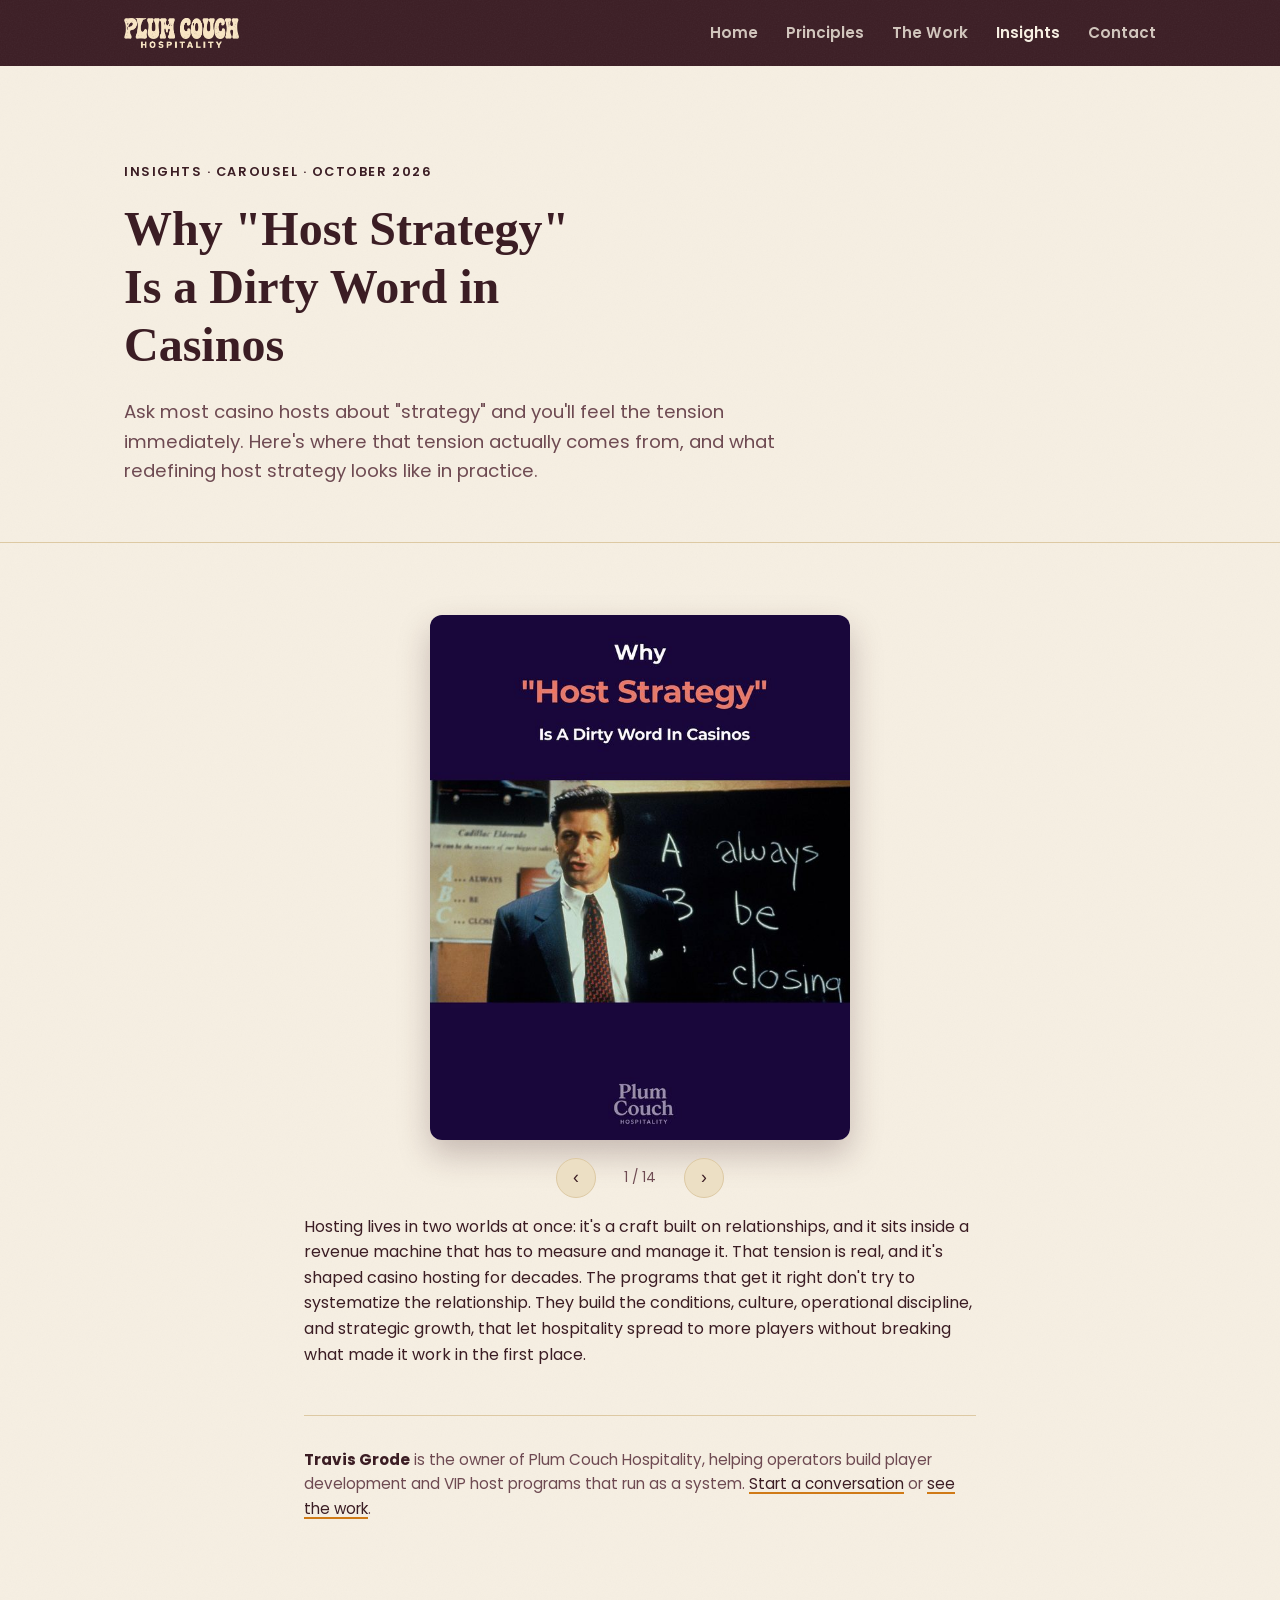
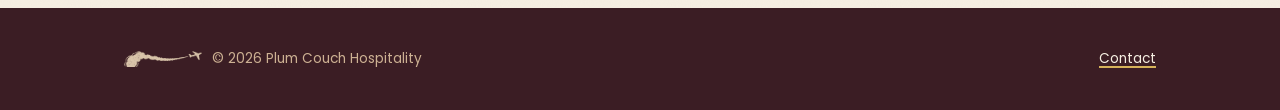
<file: blog/why-host-strategy-is-a-dirty-word.html>
<!DOCTYPE html>
<html lang="en">
<head>
<meta charset="UTF-8">
<meta name="viewport" content="width=device-width, initial-scale=1.0">
<title>Why "Host Strategy" Is a Dirty Word in Casinos · Plum Couch Hospitality</title>
<meta name="description" content="Why the phrase 'host strategy' makes hosts tense up, and what redefining it actually looks like in a program that scales hospitality instead of manufacturing loyalty.">
<meta property="og:type" content="website">
<meta property="og:title" content="Why &quot;Host Strategy&quot; Is a Dirty Word in Casinos · Plum Couch Hospitality">
<meta property="og:description" content="Why the phrase 'host strategy' makes hosts tense up, and what redefining it actually looks like in a program that scales hospitality instead of manufacturing loyalty.">
<meta property="og:image" content="https://plumcouch.com/assets/img/og-image.png">
<meta property="og:url" content="https://plumcouch.com/blog/why-host-strategy-is-a-dirty-word.html">
<meta name="twitter:card" content="summary_large_image">
<meta name="twitter:title" content="Why &quot;Host Strategy&quot; Is a Dirty Word in Casinos · Plum Couch Hospitality">
<meta name="twitter:description" content="Why the phrase 'host strategy' makes hosts tense up, and what redefining it actually looks like in a program that scales hospitality instead of manufacturing loyalty.">
<meta name="twitter:image" content="https://plumcouch.com/assets/img/og-image.png">
<link rel="preconnect" href="https://fonts.googleapis.com">
<link rel="preconnect" href="https://fonts.gstatic.com" crossorigin>
<link href="https://fonts.googleapis.com/css2?family=Boogaloo&amp;family=Poppins:wght@400;500;600;700&amp;display=swap" rel="stylesheet">
<link rel="icon" type="image/png" sizes="32x32" href="/assets/img/favicon-32.png">
<link rel="icon" type="image/png" sizes="16x16" href="/assets/img/favicon-16.png">
<link rel="apple-touch-icon" href="/assets/img/apple-touch-icon.png">
<link rel="stylesheet" href="/css/styles.css">
</head>
<body>

<header class="site-header">
  <div class="wrap">
    <a class="brand" href="/"><img class="brand-mark" src="/assets/img/wordmark-text-cream.png" alt="Plum Couch Hospitality"></a>
    <button class="nav-toggle" aria-expanded="false" aria-label="Toggle navigation">☰</button>
    <nav class="primary-nav">
      <ul>
        <li><a href="/">Home</a></li>
        <li><a href="/principles/">Principles</a></li>
        <li><a href="/work/">The Work</a></li>
        <li><a href="/blog/" aria-current="page">Insights</a></li>
        <li><a href="/contact/">Contact</a></li>
      </ul>
    </nav>
  </div>
</header>

<main>
  <section class="hero" style="padding-bottom: 24px;">
    <div class="wrap">
      <div class="eyebrow">Insights · Carousel · October 2026</div>
      <h1>Why "Host Strategy" Is a Dirty Word in Casinos</h1>
      <p class="lede">
        Ask most casino hosts about "strategy" and you'll feel the tension
        immediately. Here's where that tension actually comes from, and what
        redefining host strategy looks like in practice.
      </p>
    </div>
  </section>

  <section>
    <div class="wrap" style="max-width: 720px;">

      <div class="carousel">
        <div class="carousel-track">
          <img src="/assets/img/insights/dirty-word/slide-01.jpg" alt="Slide 1 of 14">
          <img src="/assets/img/insights/dirty-word/slide-02.jpg" alt="Slide 2 of 14">
          <img src="/assets/img/insights/dirty-word/slide-03.jpg" alt="Slide 3 of 14">
          <img src="/assets/img/insights/dirty-word/slide-04.jpg" alt="Slide 4 of 14">
          <img src="/assets/img/insights/dirty-word/slide-05.jpg" alt="Slide 5 of 14">
          <img src="/assets/img/insights/dirty-word/slide-06.jpg" alt="Slide 6 of 14">
          <img src="/assets/img/insights/dirty-word/slide-07.jpg" alt="Slide 7 of 14">
          <img src="/assets/img/insights/dirty-word/slide-08.jpg" alt="Slide 8 of 14">
          <img src="/assets/img/insights/dirty-word/slide-09.jpg" alt="Slide 9 of 14">
          <img src="/assets/img/insights/dirty-word/slide-10.jpg" alt="Slide 10 of 14">
          <img src="/assets/img/insights/dirty-word/slide-11.jpg" alt="Slide 11 of 14">
          <img src="/assets/img/insights/dirty-word/slide-12.jpg" alt="Slide 12 of 14">
          <img src="/assets/img/insights/dirty-word/slide-13.jpg" alt="Slide 13 of 14">
          <img src="/assets/img/insights/dirty-word/slide-14.jpg" alt="Slide 14 of 14">
        </div>
        <div class="carousel-nav">
          <button class="carousel-btn carousel-prev" aria-label="Previous slide" type="button">&#8249;</button>
          <span class="carousel-counter">1 / 14</span>
          <button class="carousel-btn carousel-next" aria-label="Next slide" type="button">&#8250;</button>
        </div>
        <p class="carousel-hint">Swipe to move through the deck.</p>
      </div>

      <p>
        Hosting lives in two worlds at once: it's a craft built on relationships, and
        it sits inside a revenue machine that has to measure and manage it. That
        tension is real, and it's shaped casino hosting for decades. The programs that
        get it right don't try to systematize the relationship. They build the
        conditions, culture, operational discipline, and strategic growth, that let
        hospitality spread to more players without breaking what made it work in the
        first place.
      </p>

      <hr style="border: none; border-top: 1px solid var(--color-border); margin: 48px 0 32px;">
      <p style="font-size: 0.95rem; color: var(--color-text-muted);">
        <strong style="color: var(--color-text);">Travis Grode</strong> is the owner of
        Plum Couch Hospitality, helping operators build player development and VIP host
        programs that run as a system. <a href="/contact/">Start a conversation</a> or
        <a href="/work/">see the work</a>.
      </p>
    </div>
  </section>
</main>

<footer class="site-footer">
  <div class="wrap">
    <div class="footer-copy"><img class="footer-mark" src="/assets/img/plane-smoke-cream.png" alt=""><span>&copy; <span id="year"></span> Plum Couch Hospitality</span></div>
    <div><a href="/contact/">Contact</a></div>
  </div>
</footer>

<script src="/js/main.js"></script>
<script>document.getElementById('year').textContent = new Date().getFullYear();</script>
</body>
</html>
</file>
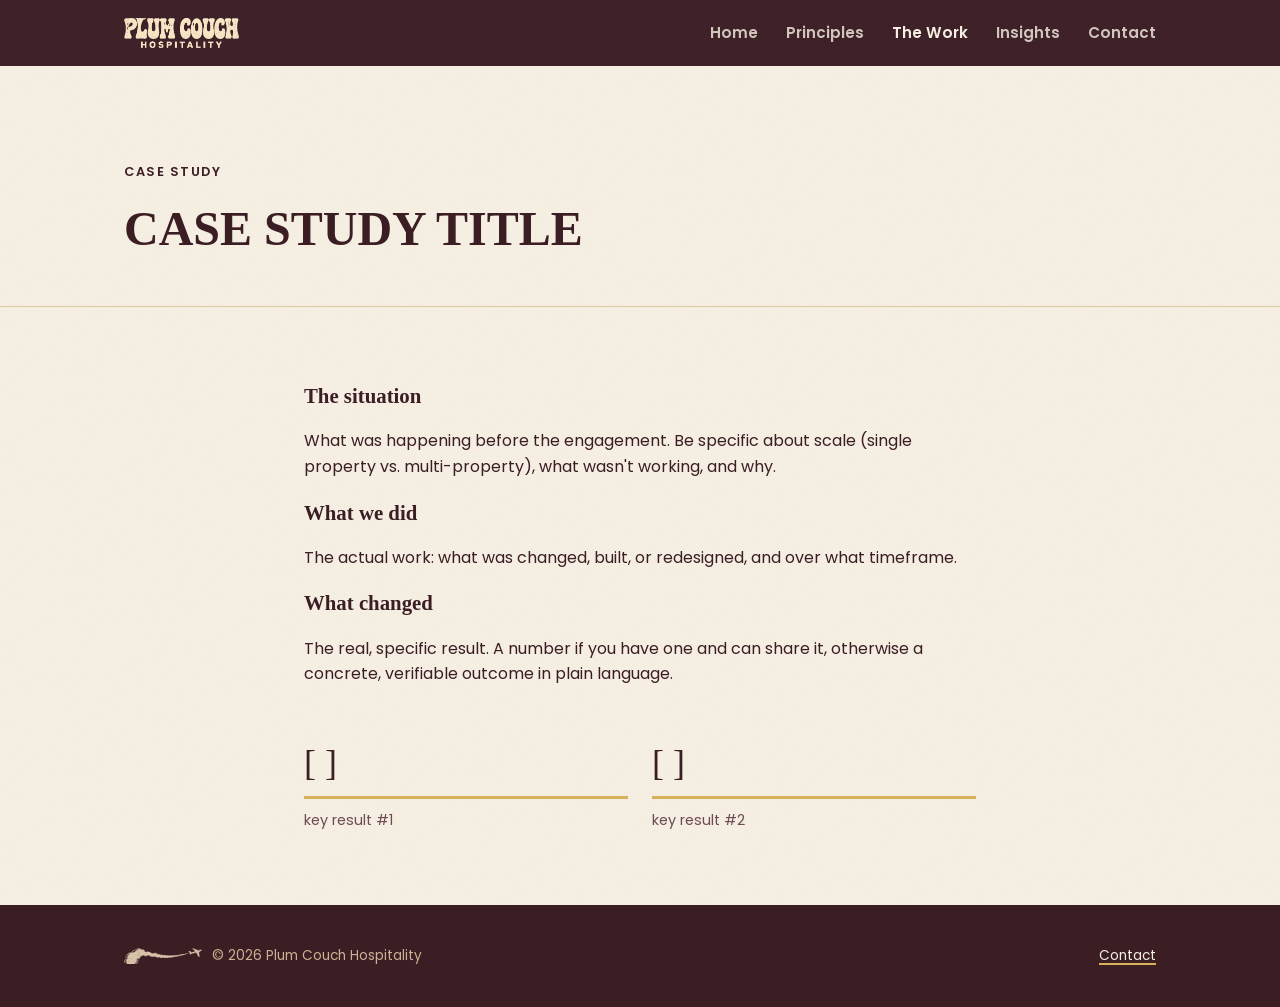
<file: work/work-template.html>
<!DOCTYPE html>
<html lang="en">
<head>
<meta charset="UTF-8">
<meta name="viewport" content="width=device-width, initial-scale=1.0">
<!-- TRAVIS: replace TITLE and DESCRIPTION below for each new case study -->
<title>CASE STUDY TITLE · Plum Couch Hospitality</title>
<meta name="description" content="One-sentence description of the situation and result.">
<meta property="og:type" content="website">
<meta property="og:title" content="CASE STUDY TITLE · Plum Couch Hospitality">
<meta property="og:description" content="One-sentence description of the situation and result.">
<meta property="og:image" content="https://plumcouch.com/assets/img/og-image.png">
<meta property="og:url" content="https://plumcouch.com/work/CASE-STUDY-SLUG-HERE.html">
<meta name="twitter:card" content="summary_large_image">
<meta name="twitter:title" content="CASE STUDY TITLE · Plum Couch Hospitality">
<meta name="twitter:description" content="One-sentence description of the situation and result.">
<meta name="twitter:image" content="https://plumcouch.com/assets/img/og-image.png">
<link rel="preconnect" href="https://fonts.googleapis.com">
<link rel="preconnect" href="https://fonts.gstatic.com" crossorigin>
<link href="https://fonts.googleapis.com/css2?family=Boogaloo&amp;family=Poppins:wght@400;500;600;700&amp;display=swap" rel="stylesheet">
<link rel="icon" type="image/png" sizes="32x32" href="/assets/img/favicon-32.png">
<link rel="icon" type="image/png" sizes="16x16" href="/assets/img/favicon-16.png">
<link rel="apple-touch-icon" href="/assets/img/apple-touch-icon.png">
<link rel="stylesheet" href="/css/styles.css">
</head>
<body>

<header class="site-header">
  <div class="wrap">
    <a class="brand" href="/"><img class="brand-mark" src="/assets/img/wordmark-text-cream.png" alt="Plum Couch Hospitality"></a>
    <button class="nav-toggle" aria-expanded="false" aria-label="Toggle navigation">☰</button>
    <nav class="primary-nav">
      <ul>
        <li><a href="/">Home</a></li>
        <li><a href="/principles/">Principles</a></li>
        <li><a href="/work/" aria-current="page">The Work</a></li>
        <li><a href="/blog/">Insights</a></li>
        <li><a href="/contact/">Contact</a></li>
      </ul>
    </nav>
  </div>
</header>

<main>
  <section class="hero" style="padding-bottom: 24px;">
    <div class="wrap">
      <div class="eyebrow">Case Study</div>
      <h1>CASE STUDY TITLE</h1>
    </div>
  </section>

  <section>
    <div class="wrap" style="max-width: 720px;">
      <h2 class="section-heading" style="font-size:1.3rem;">The situation</h2>
      <p>What was happening before the engagement. Be specific about scale (single
      property vs. multi-property), what wasn't working, and why.</p>

      <h2 class="section-heading" style="font-size:1.3rem;">What we did</h2>
      <p>The actual work: what was changed, built, or redesigned, and over what
      timeframe.</p>

      <h2 class="section-heading" style="font-size:1.3rem;">What changed</h2>
      <p>The real, specific result. A number if you have one and can share it,
      otherwise a concrete, verifiable outcome in plain language.</p>

      <div class="stat-row">
        <div class="stat">
          <span class="num">[ ]</span>
          <span class="label">key result #1</span>
        </div>
        <div class="stat">
          <span class="num">[ ]</span>
          <span class="label">key result #2</span>
        </div>
      </div>
    </div>
  </section>
</main>

<footer class="site-footer">
  <div class="wrap">
    <div class="footer-copy"><img class="footer-mark" src="/assets/img/plane-smoke-cream.png" alt=""><span>&copy; <span id="year"></span> Plum Couch Hospitality</span></div>
    <div><a href="/contact/">Contact</a></div>
  </div>
</footer>

<script src="/js/main.js"></script>
<script>document.getElementById('year').textContent = new Date().getFullYear();</script>
</body>
</html>
</file>
<file: css/styles.css>
/* ==========================================================================
   Plum Couch Hospitality — official brand tokens, taken directly from the
   brand board: Couch Orange, Plum, Vintage Yellow, Paper. Roles below were
   chosen by checking real contrast ratios, not by eye: orange and vintage
   yellow are vivid enough to read as backgrounds/borders/large display type,
   but too light-on-paper to use as small body text, so plum carries all
   body and label text, and orange/yellow stay in backgrounds, buttons, and
   decorative accents. Nothing else in this file should need to change to
   adjust the palette further.
   ========================================================================== */
:root {
  --color-bg: #f6efe2;        /* lightened from the official "Paper" swatch, per your note it read too dark */
  --color-bg-alt: #ecdfc4;
  --color-surface: #fbf7ee;
  --color-border: #ddc9a3;
  --color-text: #3b1d24;      /* "Plum", official — carries all body/label text for contrast */
  --color-text-muted: #6e4a52;
  --color-accent: #d07a16;    /* "Couch Orange", official — backgrounds, buttons, borders only */
  --color-accent-hover: #b3660f;
  --color-on-accent: #f6efe2; /* paper, for text on top of the plum footer */
  --color-ink-bg: #3b1d24;    /* "Plum", used as the dark footer background */
  --color-accent-plum: #3b1d24;
  --color-vintage-yellow: #d6b35a; /* decorative accent + text-on-dark only (fails on paper) */
  --color-header-bg: #3b1d24; /* back to the official plum — the contrast problem was the couch mark, not the background, and the cream plane-and-smoke mark reads fine at full depth */
  --font-display: 'Boogaloo', 'Georgia', serif;      /* the retro display headline font */
  --font-serif: Georgia, 'Iowan Old Style', 'Times New Roman', serif;
  --font-sans: 'Poppins', -apple-system, BlinkMacSystemFont, 'Segoe UI', Roboto, Helvetica, Arial, sans-serif;
  --max-width: 1080px;
  --radius: 6px;
}

* { box-sizing: border-box; }

html { scroll-behavior: smooth; }

body {
  margin: 0;
  background-color: var(--color-bg);
  /* A faint paper-grain texture, generated inline with no external image,
     to nod at the aged, kraft-paper feel of the matchbook without turning
     the whole page into a distressed texture. */
  background-image: url("data:image/svg+xml,%3Csvg xmlns='http://www.w3.org/2000/svg' width='200' height='200'%3E%3Cfilter id='n'%3E%3CfeTurbulence type='fractalNoise' baseFrequency='0.8' numOctaves='2' stitchTiles='stitch'/%3E%3CfeColorMatrix type='saturate' values='0'/%3E%3C/filter%3E%3Crect width='100%25' height='100%25' filter='url(%23n)' opacity='0.035'/%3E%3C/svg%3E");
  color: var(--color-text);
  font-family: var(--font-sans);
  line-height: 1.6;
  -webkit-font-smoothing: antialiased;
}

img { max-width: 100%; display: block; }

a {
  color: var(--color-text);
  text-decoration: underline;
  text-decoration-color: var(--color-accent);
  text-decoration-thickness: 2px;
  text-underline-offset: 3px;
}
a:hover { text-decoration-color: var(--color-accent-hover); }

.wrap {
  max-width: var(--max-width);
  margin: 0 auto;
  padding: 0 24px;
}

/* ---- Header / nav ----
   A lighter tint of the official plum, every page — deep enough to stay in
   the brand's purple family (not washed out to paper), light enough that
   the cream plane-and-smoke mark reads clearly against it. A faint grain
   nods at the matchbook/quote-card poster treatment without going full
   burnt-orange site-wide. */
header.site-header {
  background-color: var(--color-header-bg);
  background-image: url("data:image/svg+xml,%3Csvg xmlns='http://www.w3.org/2000/svg' width='200' height='200'%3E%3Cfilter id='n'%3E%3CfeTurbulence type='fractalNoise' baseFrequency='0.75' numOctaves='3' stitchTiles='stitch'/%3E%3CfeColorMatrix type='saturate' values='0'/%3E%3C/filter%3E%3Crect width='100%25' height='100%25' filter='url(%23n)' opacity='0.05'/%3E%3C/svg%3E");
  position: sticky;
  top: 0;
  z-index: 50;
}

.site-header .wrap {
  display: flex;
  align-items: center;
  justify-content: space-between;
  padding-top: 18px;
  padding-bottom: 18px;
}

.brand {
  display: flex;
  align-items: center;
  gap: 14px;
  text-decoration: none;
}

.brand-mark {
  height: 30px;
  width: auto;
}

nav.primary-nav ul {
  list-style: none;
  display: flex;
  gap: 28px;
  margin: 0;
  padding: 0;
}

/* Nav sits on the lighter-plum header — paper-on-#725c61 checks at 4.7+:1,
   clears AA. */
nav.primary-nav a {
  color: var(--color-on-accent);
  text-decoration: none;
  font-weight: 600;
  opacity: 0.8;
  font-size: 0.95rem;
}
nav.primary-nav a:hover,
nav.primary-nav a[aria-current="page"] {
  opacity: 1;
}

.nav-toggle {
  display: none;
  background: none;
  border: 1px solid var(--color-on-accent);
  color: var(--color-on-accent);
  border-radius: var(--radius);
  padding: 8px 10px;
  font-size: 1rem;
}

@media (max-width: 720px) {
  nav.primary-nav {
    display: none;
    width: 100%;
  }
  nav.primary-nav.open { display: block; }
  nav.primary-nav ul {
    flex-direction: column;
    gap: 0;
    padding: 16px 0 8px;
  }
  nav.primary-nav li { border-top: 1px solid var(--color-border); }
  nav.primary-nav li a { display: block; padding: 14px 4px; }
  .site-header .wrap { flex-wrap: wrap; }
  .nav-toggle { display: inline-block; }
  .brand-mark { height: 22px; }
}

/* ---- Hero ---- */
.hero {
  padding: 96px 0 72px;
  border-bottom: 1px solid var(--color-border);
}

.hero-grid {
  display: flex;
  align-items: center;
  gap: 56px;
}

.hero-content { flex: 1 1 520px; min-width: 0; }

.hero-visual {
  flex: 0 0 auto;
  display: flex;
  justify-content: center;
}

.hero-visual img {
  width: 340px;
  max-width: 100%;
}

.hero-visual img.is-compact {
  width: 240px;
}

.hero-visual img.is-photo {
  border-radius: 14px;
  box-shadow: 0 18px 38px rgba(59, 29, 36, 0.3);
  transform: rotate(-2deg);
}

@media (max-width: 860px) {
  .hero-grid { flex-direction: column-reverse; gap: 32px; }
  .hero-visual img { width: 260px; }
}

.section-heading-row {
  margin-bottom: 48px;
}
.section-heading-row .section-heading,
.section-heading-row .section-sub { margin-bottom: 0; }
.section-heading-row .section-sub { margin-top: 12px; max-width: 62ch; }

.section-title-icon {
  display: flex;
  align-items: center;
  gap: 16px;
}
.section-title-icon .section-heading { margin: 0; }

.section-emblem {
  width: 104px;
  height: auto;
  flex-shrink: 0;
  opacity: 0.95;
}
@media (max-width: 480px) {
  .section-emblem { width: 64px; }
}

.matchbook-pair {
  display: flex;
  gap: 32px;
  flex-wrap: wrap;
  margin-top: 8px;
}
.matchbook-pair img {
  width: 220px;
  max-width: 100%;
  border-radius: 4px;
  box-shadow: 0 12px 28px rgba(59, 29, 36, 0.22);
}
.matchbook-pair img:first-child { transform: rotate(-2deg); }
.matchbook-pair img:last-child { transform: rotate(2deg); }

.hero .eyebrow {
  color: var(--color-accent-plum);
  text-transform: uppercase;
  letter-spacing: 0.12em;
  font-size: 0.8rem;
  font-weight: 600;
  margin-bottom: 18px;
}

.hero h1 {
  font-family: var(--font-serif);
  font-size: clamp(2rem, 4vw, 3rem);
  line-height: 1.2;
  margin: 0 0 24px;
  max-width: 20ch;
}

.hero p.lede {
  font-size: 1.15rem;
  color: var(--color-text-muted);
  max-width: 60ch;
  margin: 0 0 32px;
}

.button-row { display: flex; gap: 16px; flex-wrap: wrap; }

.btn {
  display: inline-block;
  padding: 12px 24px;
  border-radius: var(--radius);
  font-size: 0.95rem;
  font-weight: 600;
  border: 1px solid transparent;
  text-decoration: none;
}

/* Plum text on the orange button, not paper — checked at 4.67:1, paper
   on this orange only manages 2.39:1. */
.btn-primary {
  background: var(--color-accent);
  color: var(--color-text);
}
.btn-primary:hover { background: var(--color-accent-hover); color: var(--color-text); }

.btn-secondary {
  border-color: var(--color-border);
  color: var(--color-text);
}
.btn-secondary:hover { border-color: var(--color-accent); color: var(--color-text); background: var(--color-surface); }

/* ---- Sections ---- */
section { padding: 72px 0; border-bottom: 1px solid var(--color-border); }
section:last-of-type { border-bottom: none; }

.section-heading {
  font-family: var(--font-serif);
  font-size: clamp(1.5rem, 3vw, 2rem);
  margin: 0 0 12px;
}

.section-sub {
  color: var(--color-text-muted);
  max-width: 60ch;
  margin: 0 0 48px;
}

.grid-3 {
  display: grid;
  grid-template-columns: repeat(auto-fit, minmax(240px, 1fr));
  gap: 24px;
}

.card {
  background: var(--color-surface);
  border: 1px solid var(--color-border);
  border-radius: var(--radius);
  padding: 28px;
  position: relative;
  box-shadow: 0 6px 16px rgba(59, 29, 36, 0.1);
}

/* Numbered stamp badge with a smoke-wisp trail, a small nod to the plane's
   contrail elsewhere on the site without repeating the icon itself. */
.card-badge {
  position: relative;
  display: inline-flex;
  align-items: center;
  justify-content: center;
  width: 44px;
  height: 44px;
  border-radius: 50%;
  font-family: var(--font-display);
  font-size: 1.3rem;
  color: var(--color-on-accent);
  margin-bottom: 16px;
}
.card:nth-child(1) .card-badge { background: var(--color-accent-plum); }
.card:nth-child(2) .card-badge { background: var(--color-accent); }
.card:nth-child(3) .card-badge { background: var(--color-vintage-yellow); color: var(--color-text); }
.card-badge .wisp {
  position: absolute;
  top: -22px;
  left: 36px;
  width: 72px;
  height: auto;
  pointer-events: none;
}

.card h3 {
  font-size: 1.05rem;
  margin: 0 0 10px;
}

.card p { color: var(--color-text-muted); margin: 0; font-size: 0.95rem; }

.deliverables-list {
  list-style: none;
  margin: 0;
  padding: 0;
  display: grid;
  grid-template-columns: repeat(2, 1fr);
  gap: 16px 32px;
}
.deliverables-list li {
  position: relative;
  padding-left: 30px;
  color: var(--color-text);
}
.deliverables-list li::before {
  content: "\2713";
  position: absolute;
  left: 0;
  top: 0;
  color: var(--color-accent);
  font-weight: 700;
}
@media (max-width: 640px) {
  .deliverables-list { grid-template-columns: 1fr; }
}

.stat-row {
  display: grid;
  grid-template-columns: repeat(auto-fit, minmax(160px, 1fr));
  gap: 24px;
  margin-top: 48px;
}

.stat { text-align: left; }
.stat .num {
  font-family: var(--font-serif);
  font-size: 2.25rem;
  color: var(--color-text);
  display: block;
  border-bottom: 3px solid var(--color-vintage-yellow);
  padding-bottom: 4px;
  margin-bottom: 8px;
}
.stat .label { color: var(--color-text-muted); font-size: 0.9rem; }

blockquote.pull {
  font-family: var(--font-serif);
  font-size: 1.4rem;
  line-height: 1.5;
  border-left: 4px solid var(--color-vintage-yellow);
  padding-left: 24px;
  margin: 0;
  color: var(--color-text);
}

blockquote.pull cite {
  display: block;
  margin-top: 14px;
  font-family: var(--font-sans);
  font-size: 0.9rem;
  font-style: normal;
  color: var(--color-text-muted);
}

/* ---- Post/case-study index list ---- */
.grid-quotes {
  display: grid;
  grid-template-columns: repeat(3, 1fr);
  gap: 24px;
  margin-bottom: 56px;
}
.grid-quotes img {
  border-radius: 10px;
  box-shadow: 0 6px 18px rgba(59, 29, 36, 0.18);
}
@media (max-width: 860px) {
  .grid-quotes { grid-template-columns: repeat(2, 1fr); }
}
@media (max-width: 560px) {
  .grid-quotes { grid-template-columns: 1fr; gap: 20px; }
}

.principle-list {
  list-style: none;
  margin: 0 0 8px;
  padding: 0;
  counter-reset: principle;
}
.principle-list li.principle-item {
  counter-increment: principle;
  display: flex;
  gap: 18px;
  align-items: baseline;
  padding: 18px 0;
  border-top: 1px solid var(--color-border);
}
.principle-list li.principle-item:last-child { border-bottom: 1px solid var(--color-border); }
.principle-list li.principle-item::before {
  content: counter(principle);
  font-family: var(--font-serif);
  font-size: 1.4rem;
  color: var(--color-accent);
  flex-shrink: 0;
  width: 28px;
}
.principle-list .principle-text { color: var(--color-text); }
.principle-list .principle-text strong { display: block; margin-bottom: 2px; }
.principle-list .principle-text span { color: var(--color-text-muted); font-size: 0.95rem; }

/* A single quote card, dropped in as a breather between principle items —
   not a gallery, just an occasional accent. Alternating rotation gives it
   the same scrapbook/matchbook feel as the pair on the homepage. */
.principle-list li.principle-accent {
  list-style: none;
  padding: 36px 0;
  text-align: center;
}
.principle-accent img {
  width: 300px;
  max-width: 80%;
  margin: 0 auto;
  border-radius: 10px;
  box-shadow: 0 10px 24px rgba(59, 29, 36, 0.22);
  transform: rotate(-1.5deg);
}
.principle-list li.principle-accent:nth-of-type(even) img { transform: rotate(1.5deg); }

.role-entry {
  padding: 24px 0;
  border-top: 1px solid var(--color-border);
}
.role-entry:last-child { border-bottom: 1px solid var(--color-border); }
.role-entry .role-title { font-family: var(--font-serif); font-size: 1.25rem; margin: 0 0 4px; }
.role-entry .role-meta {
  color: var(--color-accent-hover);
  font-weight: 600;
  font-size: 0.85rem;
  text-transform: uppercase;
  letter-spacing: 0.03em;
  margin-bottom: 10px;
}
.role-entry p { margin: 0; color: var(--color-text-muted); }

/* Role entries with a pulled-out headline figure (Work page, "Programs built and run") */
.role-entry-figured {
  display: flex;
  gap: 28px;
  align-items: flex-start;
}
.role-figure {
  flex: 0 0 104px;
}
.role-figure .num {
  font-family: var(--font-serif);
  font-size: 2.5rem;
  line-height: 1;
  color: var(--color-text);
  display: block;
  border-bottom: 3px solid var(--color-vintage-yellow);
  padding-bottom: 6px;
  margin-bottom: 8px;
}
.role-figure .label {
  color: var(--color-text-muted);
  font-size: 0.75rem;
  text-transform: uppercase;
  letter-spacing: 0.04em;
  display: block;
}
.role-entry-figured .role-body { flex: 1 1 auto; min-width: 0; }
@media (max-width: 600px) {
  .role-entry-figured { flex-direction: column; gap: 10px; }
  .role-figure { flex-basis: auto; }
}

.post-list { list-style: none; margin: 0; padding: 0; }
.post-list li {
  border-bottom: 1px solid var(--color-border);
  padding: 24px 0;
}
.post-list li:first-child { padding-top: 0; }
.post-list a.post-title {
  color: var(--color-text);
  font-size: 1.2rem;
  font-family: var(--font-serif);
}
.post-list .post-meta {
  color: var(--color-text-muted);
  font-size: 0.85rem;
  margin-top: 6px;
}

/* ---- Insights index: blog-style cards ---- */
.post-card-list { list-style: none; margin: 0; padding: 0; }
.post-card {
  display: flex;
  gap: 28px;
  padding: 32px 0;
  border-bottom: 1px solid var(--color-border);
}
.post-card:first-child { padding-top: 0; }
.post-card-thumb {
  flex: 0 0 220px;
  aspect-ratio: 16 / 10;
  overflow: hidden;
  border-radius: var(--radius);
  box-shadow: 0 10px 22px rgba(59, 29, 36, 0.18);
}
.post-card-thumb img {
  width: 100%;
  height: 100%;
  object-fit: cover;
  display: block;
}
.post-card-thumb.is-placeholder {
  background: var(--color-bg-alt);
  border: 1px dashed var(--color-border);
  box-shadow: none;
}
.post-card-body { flex: 1 1 auto; min-width: 0; }
.post-card-meta {
  color: var(--color-text-muted);
  font-size: 0.85rem;
  text-transform: uppercase;
  letter-spacing: 0.03em;
  margin-bottom: 8px;
}
.post-card-title {
  display: block;
  color: var(--color-text);
  font-family: var(--font-serif);
  font-size: 1.35rem;
  line-height: 1.25;
  margin-bottom: 10px;
}
.post-card-excerpt { color: var(--color-text-muted); margin: 0; }
@media (max-width: 640px) {
  .post-card { flex-direction: column; gap: 16px; }
  .post-card-thumb { flex-basis: auto; width: 100%; }
}

/* Mobile spacing pass: more breathing room between repeating text blocks
   and a clean single-column stack for the stat row, so the same copy reads
   lighter on a narrow screen without cutting a word. */
@media (max-width: 640px) {
  .role-entry { padding: 32px 0; }
  .principle-list li.principle-item { padding: 26px 0; gap: 14px; }
  .stat-row { grid-template-columns: 1fr; gap: 32px; }
  .stat .num { font-size: 2rem; }
  .section-title-icon { flex-direction: column; align-items: flex-start; gap: 10px; }
  .section-title-icon .section-emblem { width: 130px; }
  .hero .eyebrow { font-size: 0.72rem; letter-spacing: 0.04em; margin-bottom: 28px; }
}

/* ---- Hero emblem: standalone crest above a hero H1 ---- */
.hero-emblem {
  width: 80px;
  height: auto;
  margin-bottom: 20px;
  opacity: 0.95;
}

/* ---- Swipeable image carousel (Instagram-deck style posts) ---- */
.carousel {
  max-width: 420px;
  margin: 0 auto 16px;
}
.carousel-track {
  display: flex;
  overflow-x: auto;
  scroll-snap-type: x mandatory;
  -webkit-overflow-scrolling: touch;
  border-radius: 12px;
  box-shadow: 0 14px 32px rgba(59, 29, 36, 0.25);
  scrollbar-width: none;
  -ms-overflow-style: none;
}
.carousel-track::-webkit-scrollbar { display: none; }
.carousel-track img {
  flex: 0 0 100%;
  width: 100%;
  scroll-snap-align: start;
  display: block;
}
.carousel-nav {
  display: flex;
  align-items: center;
  justify-content: center;
  gap: 18px;
  margin-top: 18px;
}
.carousel-btn {
  width: 40px;
  height: 40px;
  border-radius: 50%;
  border: 1px solid var(--color-border);
  background: var(--color-bg-alt);
  color: var(--color-text);
  font-size: 1.1rem;
  line-height: 1;
  cursor: pointer;
  display: flex;
  align-items: center;
  justify-content: center;
  transition: background 0.15s, color 0.15s, border-color 0.15s;
}
.carousel-btn:hover {
  background: var(--color-accent);
  color: var(--color-on-accent);
  border-color: var(--color-accent);
}
.carousel-counter {
  font-size: 0.85rem;
  color: var(--color-text-muted);
  min-width: 52px;
  text-align: center;
}
.carousel-hint {
  text-align: center;
  font-size: 0.8rem;
  color: var(--color-text-muted);
  margin: 10px 0 0;
}
@media (min-width: 640px) {
  .carousel-hint { display: none; }
}

/* ---- Embedded YouTube video (podcast episodes) ---- */
.video-embed {
  position: relative;
  width: 100%;
  aspect-ratio: 16 / 9;
  border-radius: 10px;
  overflow: hidden;
  box-shadow: 0 10px 24px rgba(59, 29, 36, 0.22);
  margin: 0 0 32px;
  background: var(--color-ink-bg);
}
.video-embed iframe {
  position: absolute;
  inset: 0;
  width: 100%;
  height: 100%;
  border: 0;
}
.placeholder-note {
  background: var(--color-bg-alt);
  border: 1px dashed var(--color-border);
  border-radius: var(--radius);
  padding: 20px 24px;
  color: var(--color-text-muted);
  font-size: 0.9rem;
}

/* ---- Contact / form ---- */
form.contact-form { display: grid; gap: 18px; max-width: 560px; }
form.contact-form label {
  display: block;
  font-size: 0.85rem;
  color: var(--color-text-muted);
  margin-bottom: 6px;
}
form.contact-form input,
form.contact-form textarea {
  width: 100%;
  background: var(--color-surface);
  border: 1px solid var(--color-border);
  border-radius: var(--radius);
  color: var(--color-text);
  padding: 12px 14px;
  font-family: inherit;
  font-size: 0.95rem;
}
form.contact-form textarea { min-height: 140px; resize: vertical; }
form.contact-form input:focus,
form.contact-form textarea:focus {
  outline: none;
  border-color: var(--color-accent);
}

.calendly-embed {
  border: 1px solid var(--color-border);
  border-radius: var(--radius);
  overflow: hidden;
  min-height: 700px;
}

/* ---- Footer ----
   Dark ink background, the same tone the matchbook itself was photographed
   against, as a deliberate bookend to the orange header. */
footer.site-footer {
  padding: 40px 0;
  background: var(--color-ink-bg);
  color: #cdb193;
  font-size: 0.85rem;
}

footer.site-footer .wrap {
  display: flex;
  justify-content: space-between;
  align-items: center;
  flex-wrap: wrap;
  gap: 12px;
}
.footer-copy {
  display: flex;
  align-items: center;
  gap: 10px;
}
.footer-mark {
  height: 16px;
  width: auto;
  opacity: 0.85;
}
footer.site-footer a { color: var(--color-on-accent); text-decoration-color: var(--color-vintage-yellow); }
footer.site-footer a:hover { color: var(--color-vintage-yellow); text-decoration-color: var(--color-vintage-yellow); }
</file>
